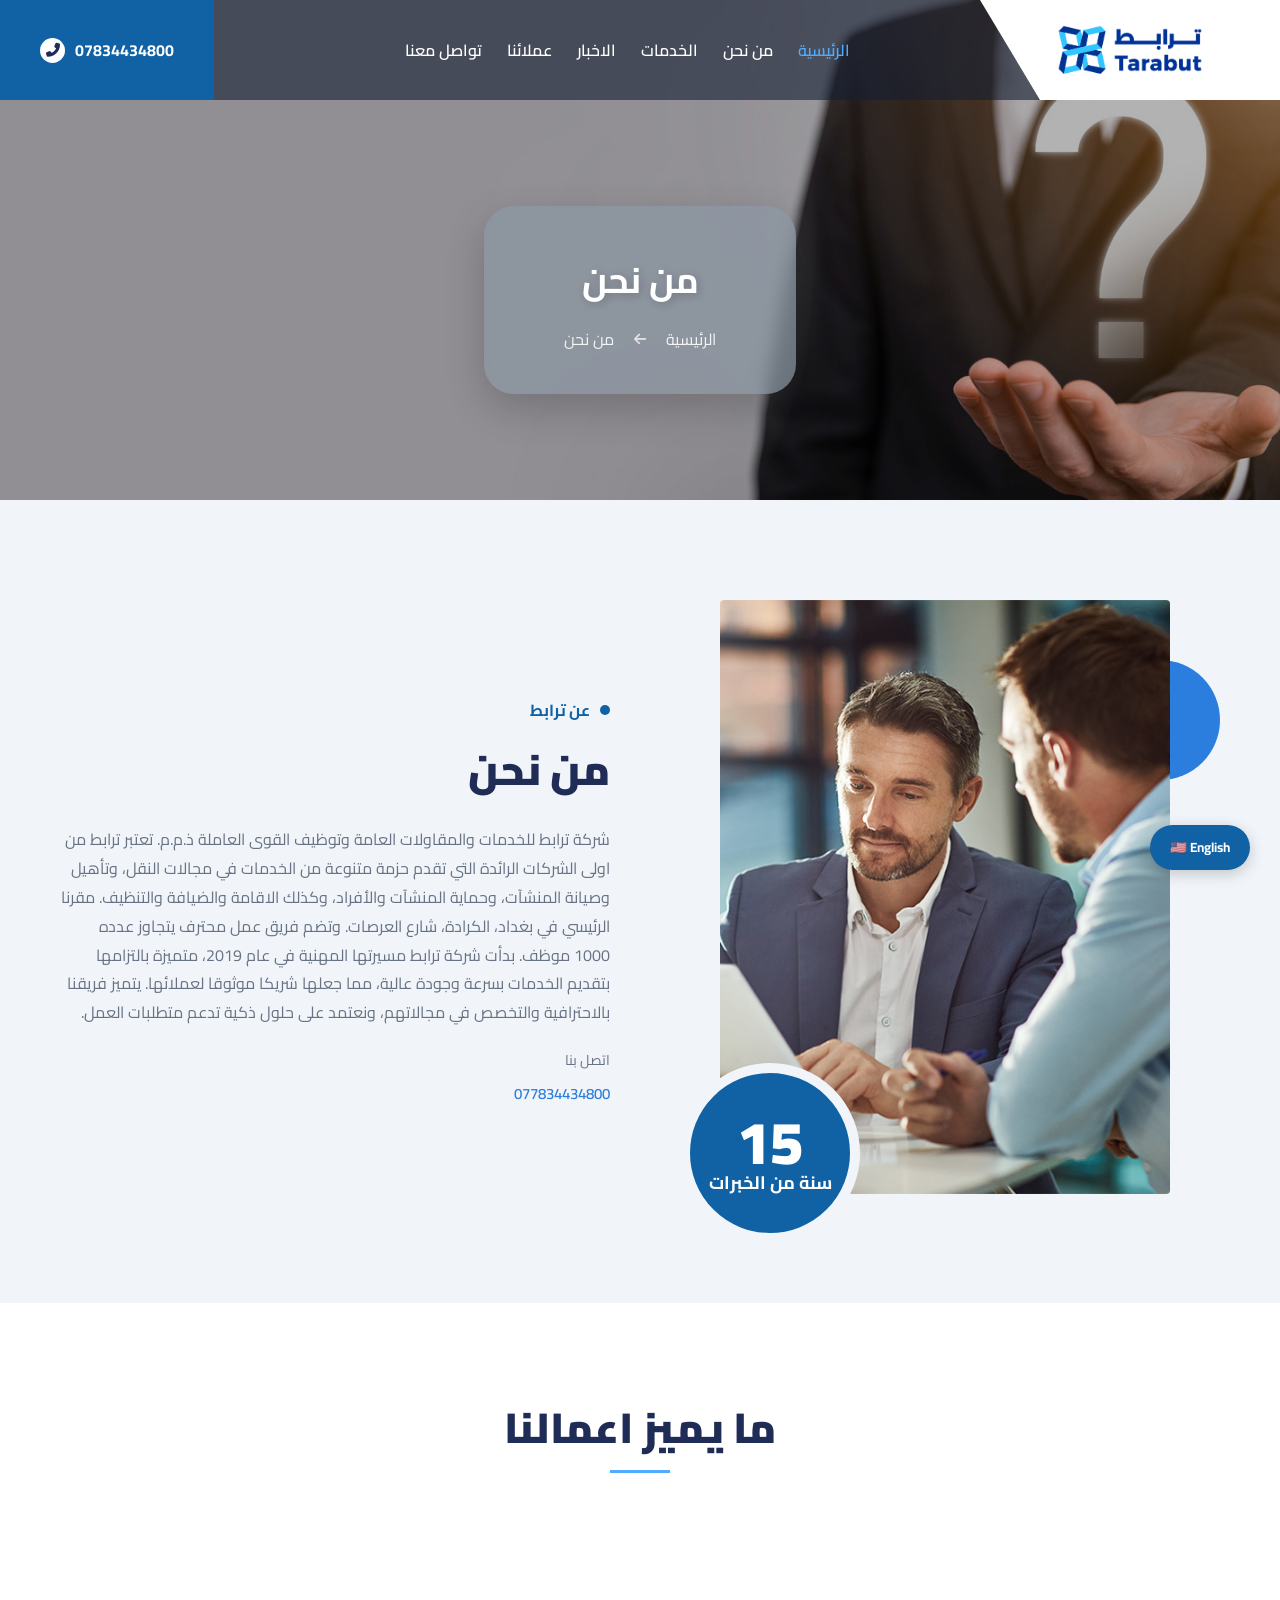
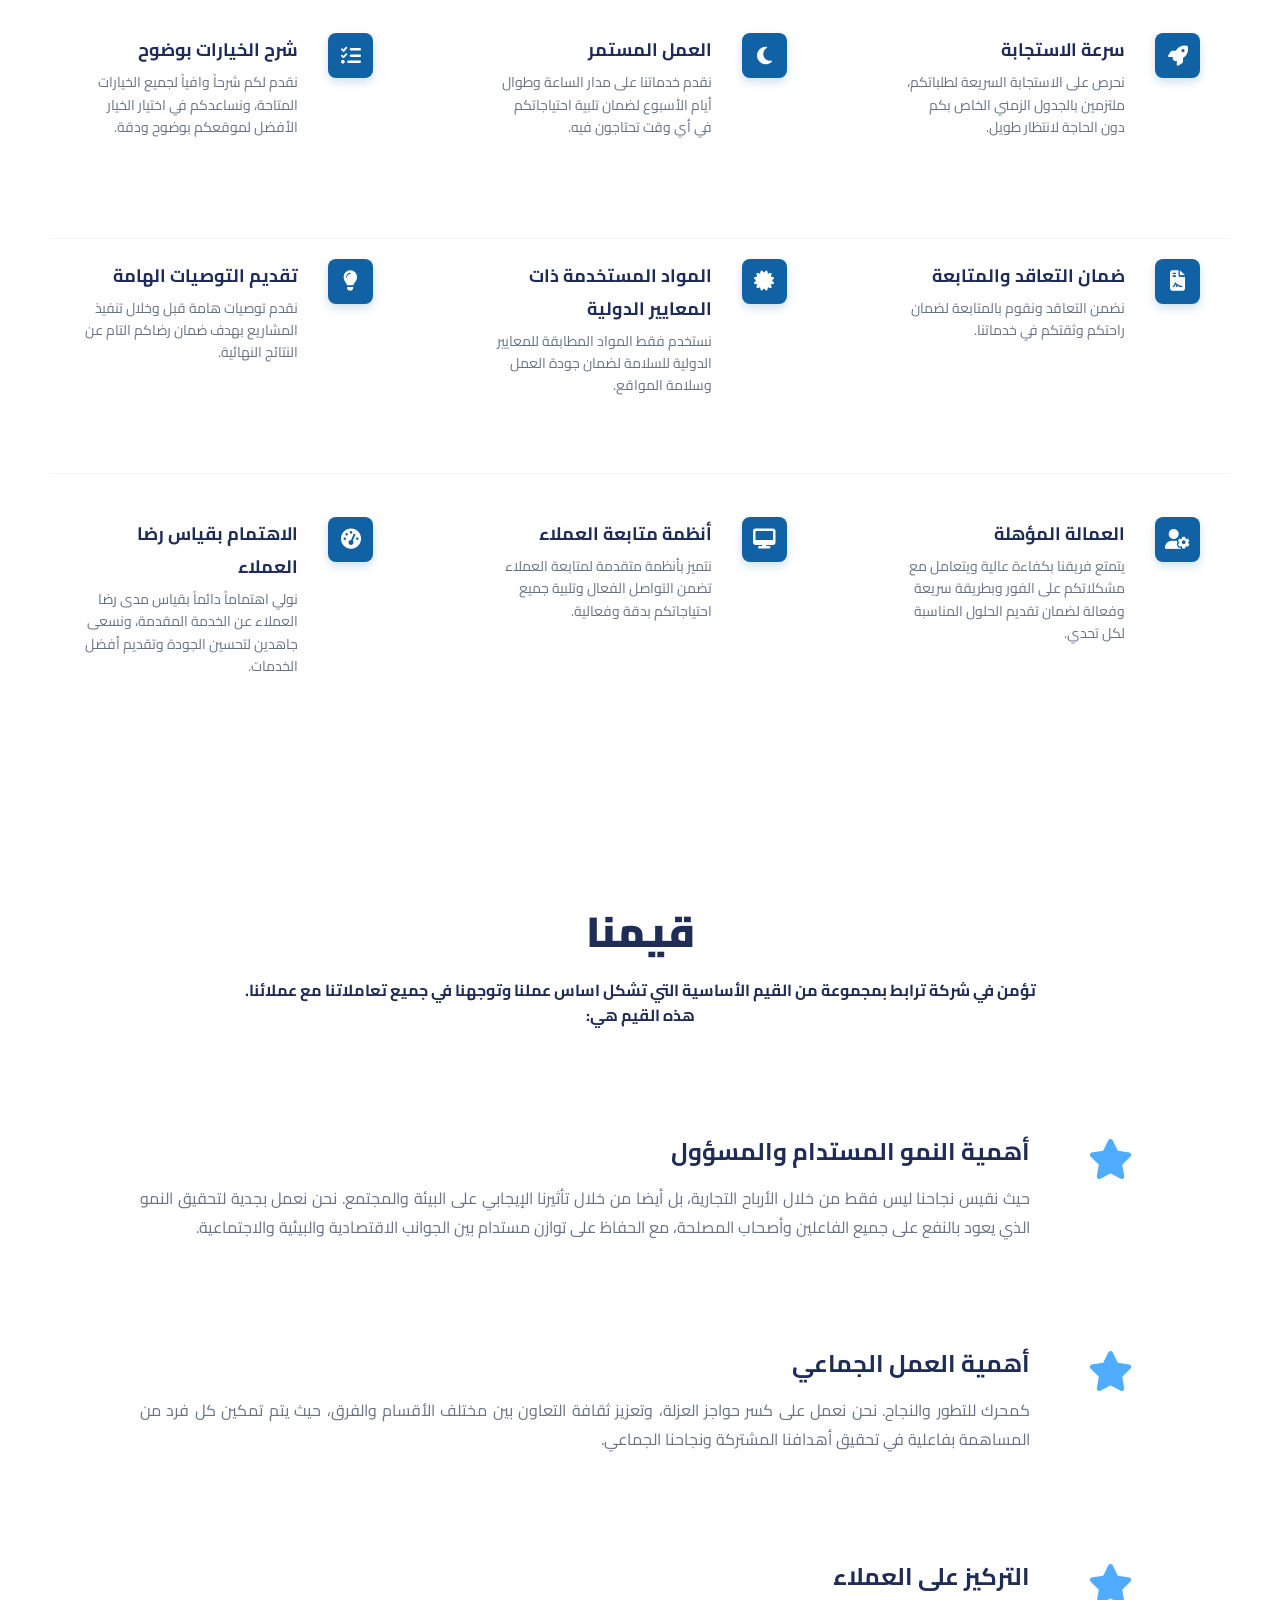
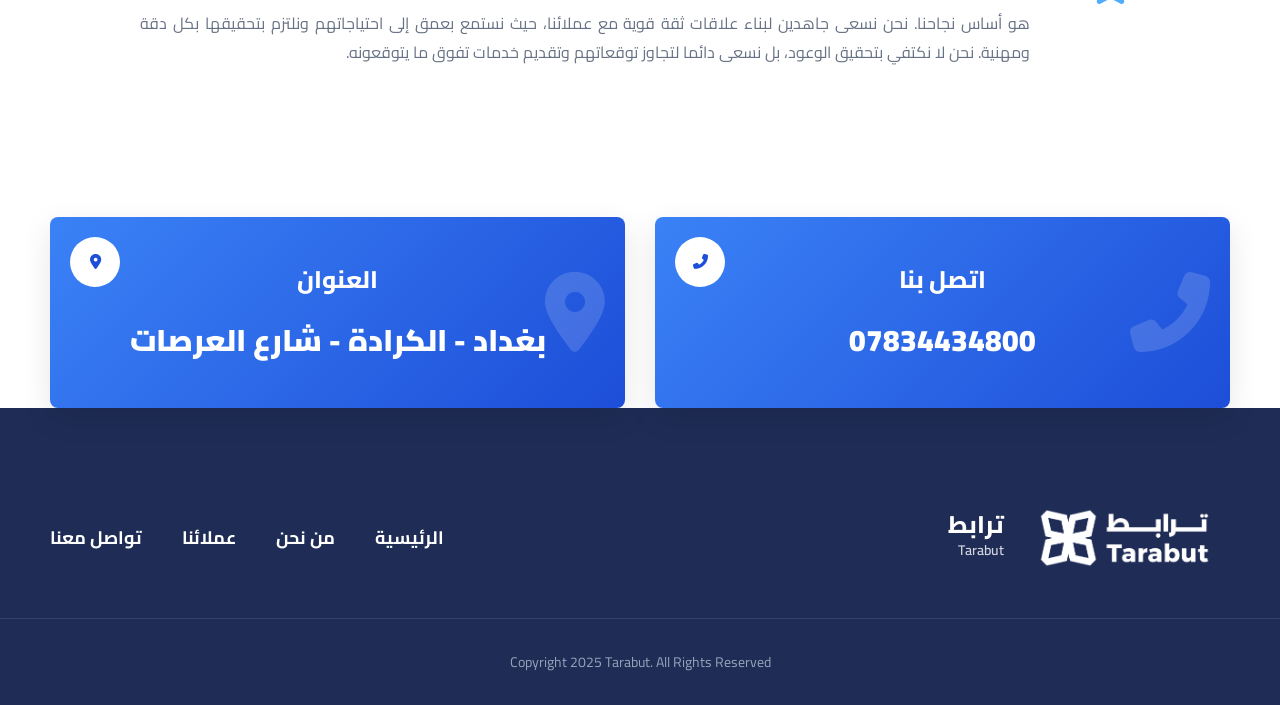
<file: about.html>
<!DOCTYPE html>
<html dir="rtl" lang="ar">

<head>
    <meta charset="UTF-8" />
    <meta name="viewport" content="width=device-width, initial-scale=1.0" />
    <link rel="stylesheet" href="https://cdnjs.cloudflare.com/ajax/libs/font-awesome/6.4.2/css/all.min.css"
        crossorigin="anonymous" referrerpolicy="no-referrer" />
    <link href="https://fonts.googleapis.com/css2?family=Cairo:wght@400;600;700;900&display=swap" rel="stylesheet">
    <link rel="stylesheet" href="css/style.css" />
    <link rel="stylesheet" href="css/style-en.css" />
    <link rel="stylesheet" href="css/responsive.css" />
    <title>Tarabut</title>
    <script>
        (function () {
            const savedLang = localStorage.getItem('selectedLang') || 'ar';
            const dir = savedLang === 'ar' ? 'rtl' : 'ltr';
            document.documentElement.setAttribute('lang', savedLang);
            document.documentElement.setAttribute('dir', dir);
        })();
    </script>
</head>

<body>

    <button id="lang-toggle" class="lang-btn" data-i18n="lang_btn">🇺🇸 English</button>

    <header class="site-header">
        <div class="header-inner">
            <div class="logo-area">
                <div class="logo-shape">
                    <img src="assets/images/logo-tarabut.png" alt="Tarabut Logo" />
                </div>
                <button class="mobile-menu-toggle" id="mobile-menu-toggle" aria-label="Toggle menu">
                    <i class="fas fa-bars"></i>
                </button>
            </div>

            <nav class="main-nav" id="main-nav">
                <ul>
                    <li><a href="#" class="active" data-i18n="nav_home">الرئيسية</a></li>
                    <li><a href="#" data-i18n="nav_about">من نحن</a></li>
                    <li><a href="services.html" data-i18n="nav_services">الخدمات</a></li>
                    <li><a href="news.html" data-i18n="nav_news">الاخبار</a></li>
                    <li><a href="clients.html" data-i18n="nav_clients">عملائنا</a></li>

                    <li><a href="contact.html" data-i18n="nav_contact">تواصل معنا</a></li>
                </ul>
            </nav>

            <div class="top-bar">
                <div class="contact-info">
                    <span data-i18n="contact_number">07834434800</span>
                    <div class="phone-icon-circle">
                        <i class="fas fa-phone-alt"></i>
                    </div>
                </div>
            </div>
        </div>
    </header>

    <section class="hero page-hero about-hero">
        <div class="hero-overlay"></div>
        <div class="hero-content container">
            <div class="page-title-box">
                <h1 class="page-title" data-i18n="nav_about">من نحن</h1>
                <div class="breadcrumbs">
                    <a href="index.html" data-i18n="nav_home">الرئيسية</a>
                    <i class="fas fa-arrow-left"></i>
                    <span data-i18n="nav_about">من نحن</span>
                </div>
            </div>
        </div>
    </section>

    <section class="about-us" id="about">
        <div class="container about-container">
            <div class="about-text">
                <div class="section-tag">
                    <span class="dot"></span>
                    <span data-i18n="about_tag">عن ترابط</span>
                </div>
                <h2 class="section-title" data-i18n="about_title">من نحن</h2>
                <p class="about-description" data-i18n="about_desc">
                    شركة ترابط للخدمات والمقاولات العامة...
                </p>

                <div class="about-contact">
                    <span class="contact-label" data-i18n="about_contact_label">اتصل بنا</span>
                    <a href="tel:077834434800" class="contact-number" data-i18n="about_contact_number">077834434800</a>
                </div>
            </div>

            <div class="about-image">
                <div class="image-wrapper">
                    <img src="assets/images/about-us.jpeg" alt="About Tarabut Meeting" />
                    <div class="blue-circle-top"></div>
                    <div class="experience-badge">
                        <span class="exp-year" data-i18n="year_exp">15</span>
                        <span class="exp-text" data-i18n="year_exp_text">سنة من <br> الخبرات</span>
                    </div>
                </div>
            </div>
        </div>
    </section>

    <section class="features-section">
        <div class="container">
            <div class="features-header">
                <h2 class="section-title" data-i18n="features_title">ما يميز اعمالنا</h2>
            </div>

            <div class="features-grid">
                <!-- Row 1 -->
                <div class="feature-item">
                    <div class="feature-content">
                        <h3 data-i18n="feature_1_title">سرعة الاستجابة</h3>
                        <p data-i18n="feature_1_desc">نحرص على الاستجابة السريعة لطلباتكم، ملتزمين بالجدول الزمني الخاص
                            بكم دون الحاجة لانتظار طويل.</p>
                    </div>
                    <div class="feature-icon-box">
                        <i class="fas fa-rocket"></i>
                    </div>
                </div>

                <div class="feature-item">
                    <div class="feature-content">
                        <h3 data-i18n="feature_2_title">العمل المستمر</h3>
                        <p data-i18n="feature_2_desc">نقدم خدماتنا على مدار الساعة وطوال أيام الأسبوع لضمان تلبية
                            احتياجاتكم في أي وقت تحتاجون فيه.</p>
                    </div>
                    <div class="feature-icon-box">
                        <i class="fas fa-moon"></i>
                    </div>
                </div>

                <div class="feature-item">
                    <div class="feature-content">
                        <h3 data-i18n="feature_3_title">شرح الخيارات بوضوح</h3>
                        <p data-i18n="feature_3_desc">نقدم لكم شرحاً وافياً لجميع الخيارات المتاحة، ونساعدكم في اختيار
                            الخيار الأفضل لموقعكم بوضوح ودقة.</p>
                    </div>
                    <div class="feature-icon-box">
                        <i class="fas fa-list-check"></i>
                    </div>
                </div>

                <!-- Row 2 -->
                <div class="feature-item">
                    <div class="feature-content">
                        <h3 data-i18n="feature_4_title">ضمان التعاقد والمتابعة</h3>
                        <p data-i18n="feature_4_desc">نضمن التعاقد ونقوم بالمتابعة لضمان راحتكم وثقتكم في خدماتنا.</p>
                    </div>
                    <div class="feature-icon-box">
                        <i class="fas fa-file-contract"></i>
                    </div>
                </div>

                <div class="feature-item">
                    <div class="feature-content">
                        <h3 data-i18n="feature_5_title">المواد المستخدمة ذات المعايير الدولية</h3>
                        <p data-i18n="feature_5_desc">نستخدم فقط المواد المطابقة للمعايير الدولية للسلامة لضمان جودة
                            العمل وسلامة المواقع.</p>
                    </div>
                    <div class="feature-icon-box">
                        <i class="fas fa-certificate"></i>
                    </div>
                </div>

                <div class="feature-item">
                    <div class="feature-content">
                        <h3 data-i18n="feature_6_title">تقديم التوصيات الهامة</h3>
                        <p data-i18n="feature_6_desc">نقدم توصيات هامة قبل وخلال تنفيذ المشاريع بهدف ضمان رضاكم التام عن
                            النتائج النهائية.</p>
                    </div>
                    <div class="feature-icon-box">
                        <i class="fas fa-lightbulb"></i>
                    </div>
                </div>

                <!-- Row 3 -->
                <div class="feature-item">
                    <div class="feature-content">
                        <h3 data-i18n="feature_7_title">العمالة المؤهلة</h3>
                        <p data-i18n="feature_7_desc">يتمتع فريقنا بكفاءة عالية ويتعامل مع مشكلاتكم على الفور وبطريقة
                            سريعة وفعالة لضمان تقديم الحلول المناسبة لكل تحدي.</p>
                    </div>
                    <div class="feature-icon-box">
                        <i class="fas fa-user-gear"></i>
                    </div>
                </div>

                <div class="feature-item">
                    <div class="feature-content">
                        <h3 data-i18n="feature_8_title">أنظمة متابعة العملاء</h3>
                        <p data-i18n="feature_8_desc">نتميز بأنظمة متقدمة لمتابعة العملاء تضمن التواصل الفعال وتلبية
                            جميع احتياجاتكم بدقة وفعالية.</p>
                    </div>
                    <div class="feature-icon-box">
                        <i class="fas fa-desktop"></i>
                    </div>
                </div>

                <div class="feature-item">
                    <div class="feature-content">
                        <h3 data-i18n="feature_9_title">الاهتمام بقياس رضا العملاء</h3>
                        <p data-i18n="feature_9_desc">نولي اهتماماً دائماً بقياس مدى رضا العملاء عن الخدمة المقدمة،
                            ونسعى جاهدين لتحسين الجودة وتقديم أفضل الخدمات.</p>
                    </div>
                    <div class="feature-icon-box">
                        <i class="fas fa-gauge-high"></i>
                    </div>
                </div>
            </div>
        </div>
    </section>

    <section class="detailed-values-section">
        <div class="container">
            <div class="values-header">
                <h2 class="section-title" data-i18n="values_section_title">قيمنا</h2>
                <p class="subtitle" data-i18n="values_section_subtitle">تؤمن في شركة ترابط بمجموعة من القيم الأساسية
                    التي تشكل اساس عملنا وتوجهنا في جميع تعاملاتنا مع عملائنا. هذه القيم هي:</p>
            </div>

            <div class="values-items-container">
                <div class="value-detailed-item">
                    <div class="value-detailed-icon">
                        <i class="fas fa-star"></i>
                    </div>
                    <div class="value-detailed-content">
                        <h3 data-i18n="detailed_value_1_title">أهمية النمو المستدام والمسؤول</h3>
                        <p data-i18n="detailed_value_1_desc">حيث نقيس نجاحنا ليس فقط من خلال الأرباح التجارية، بل أيضا
                            من خلال تأثيرنا الإيجابي على البيئة والمجتمع. نحن نعمل بجدية لتحقيق النمو الذي يعود بالنفع
                            على جميع الفاعلين وأصحاب المصلحة، مع الحفاظ على توازن مستدام بين الجوانب الاقتصادية والبيئية
                            والاجتماعية.</p>
                    </div>
                </div>

                <div class="value-detailed-item">
                    <div class="value-detailed-icon">
                        <i class="fas fa-star"></i>
                    </div>
                    <div class="value-detailed-content">
                        <h3 data-i18n="detailed_value_2_title">أهمية العمل الجماعي</h3>
                        <p data-i18n="detailed_value_2_desc">كمحرك للتطور والنجاح. نحن نعمل على كسر حواجز العزلة، وتعزيز
                            ثقافة التعاون بين مختلف الأقسام والفرق، حيث يتم تمكين كل فرد من المساهمة بفاعلية في تحقيق
                            أهدافنا المشتركة ونجاحنا الجماعي.</p>
                    </div>
                </div>

                <div class="value-detailed-item">
                    <div class="value-detailed-icon">
                        <i class="fas fa-star"></i>
                    </div>
                    <div class="value-detailed-content">
                        <h3 data-i18n="detailed_value_3_title">التركيز على العملاء</h3>
                        <p data-i18n="detailed_value_3_desc">هو أساس نجاحنا. نحن نسعى جاهدين لبناء علاقات ثقة قوية مع
                            عملائنا، حيث نستمع بعمق إلى احتياجاتهم ونلتزم بتحقيقها بكل دقة ومهنية. نحن لا نكتفي بتحقيق
                            الوعود، بل نسعى دائما لتجاوز توقعاتهم وتقديم خدمات تفوق ما يتوقعونه.</p>
                    </div>
                </div>
            </div>
        </div>
    </section>

    <footer class="site-footer">
        <div class="container footer-cards-container">
            <div class="footer-card">
                <i class="fas fa-phone-alt large-icon"></i>
                <div class="card-info">
                    <h4 data-i18n="footer_call">اتصل بنا</h4>
                    <p data-i18n="contact_number">07834434800</p>
                </div>
                <div class="small-icon-circle">
                    <i class="fas fa-phone-alt"></i>
                </div>
            </div>
            <div class="footer-card">
                <i class="fas fa-map-marker-alt large-icon"></i>
                <div class="card-info">
                    <h4 data-i18n="footer_address">العنوان</h4>
                    <p data-i18n="footer_address_info">بغداد - الكرادة - شارع العرصات</p>
                </div>
                <div class="small-icon-circle">
                    <i class="fas fa-map-marker-alt"></i>
                </div>
            </div>
        </div>

        <div class="footer-bottom">
            <div class="container footer-bottom-content">
                <div class="footer-logo">
                    <img src="assets/images/logo-tarabut.png" alt="Tarabut Logo">
                    <div class="logo-text">
                        <span>ترابط</span>
                        <span>Tarabut</span>
                    </div>
                </div>

                <nav class="footer-nav">
                    <ul>
                        <li><a href="#" data-i18n="nav_home">الرئيسية</a></li>
                        <li><a href="#" data-i18n="nav_about">من نحن</a></li>
                        <li><a href="#clients" data-i18n="nav_clients">عملاؤنا</a></li>
                        <li><a href="#contact" data-i18n="nav_contact">تواصل معنا</a></li>
                    </ul>
                </nav>
            </div>
            <div class="footer-copyright">
                <p data-i18n="footer_copy">Copyright 2025 Tarabut. All Rights Reserved</p>
            </div>
        </div>

        <button id="backToTop" class="back-to-top">
            <i class="fas fa-chevron-up"></i>
        </button>
    </footer>

    <script src="js/translations.js"></script>
    <script src="js/main.js"></script>
</body>

</html>
</file>
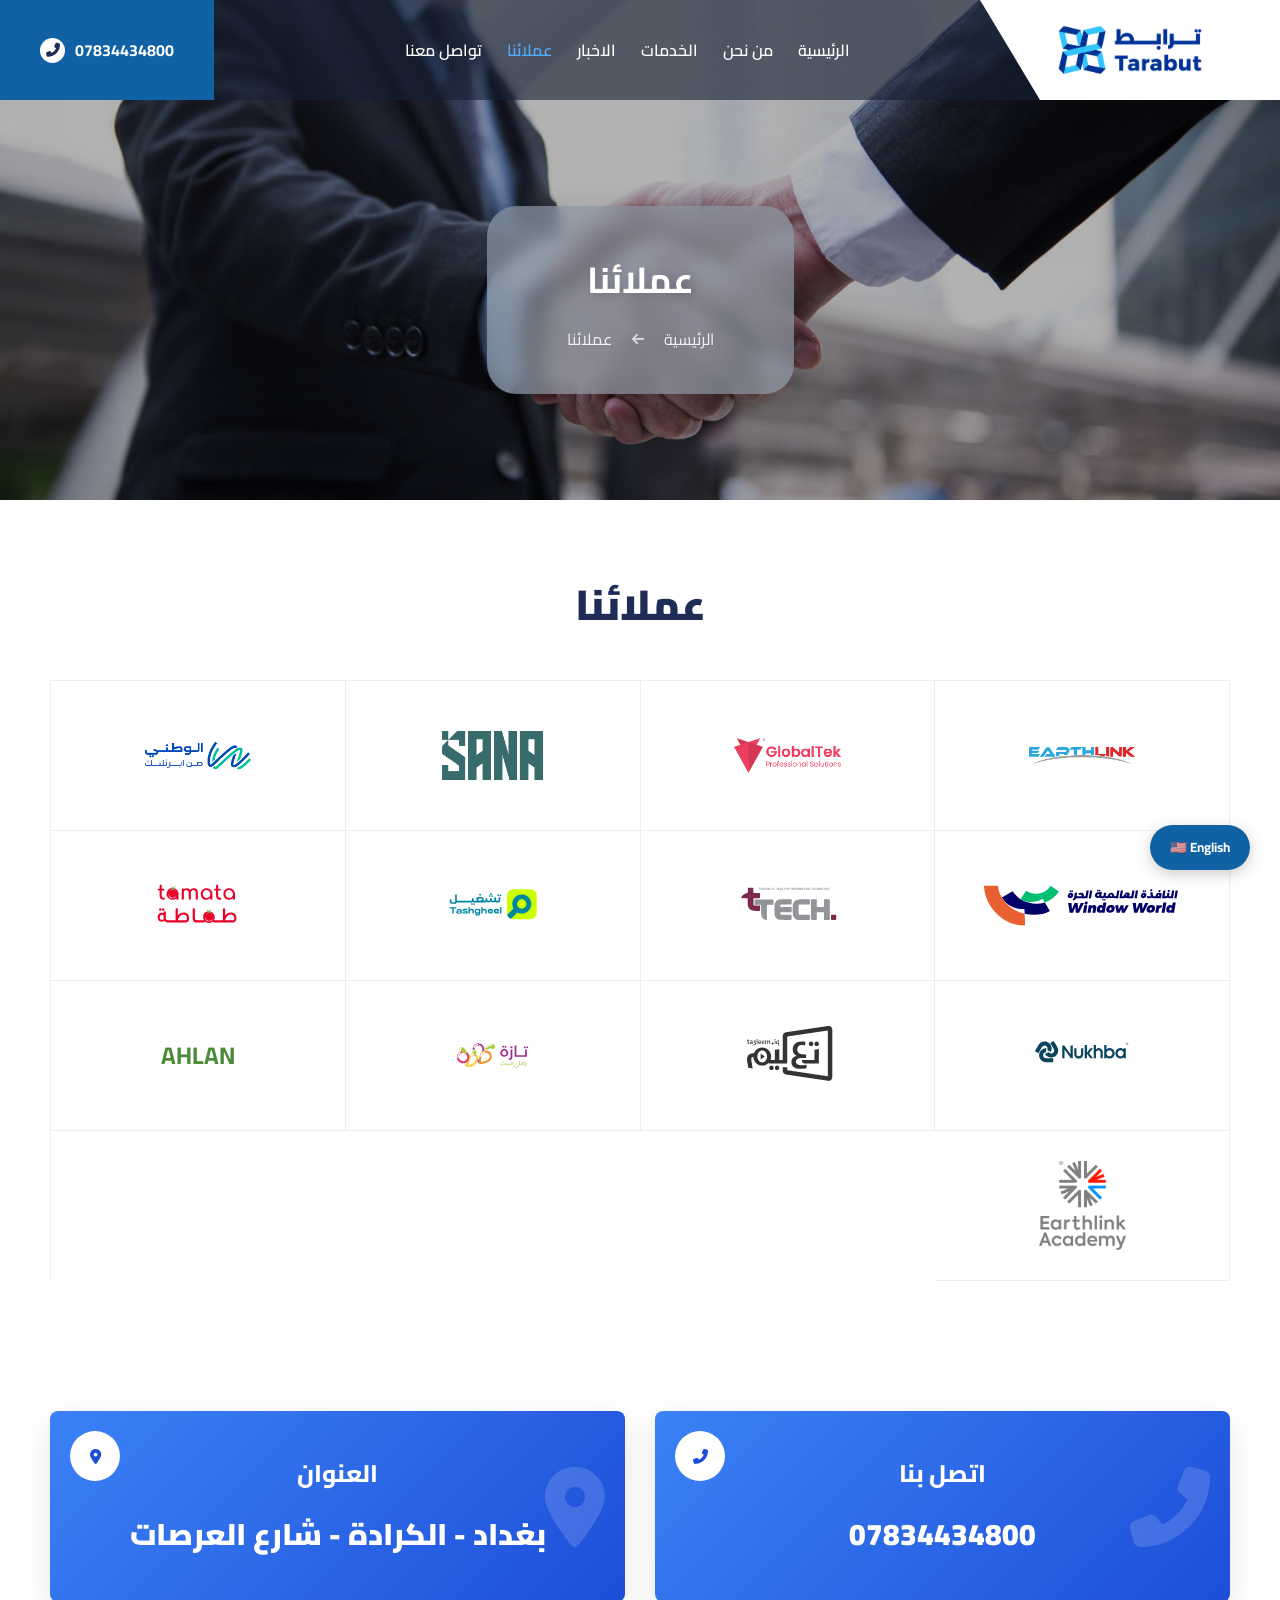
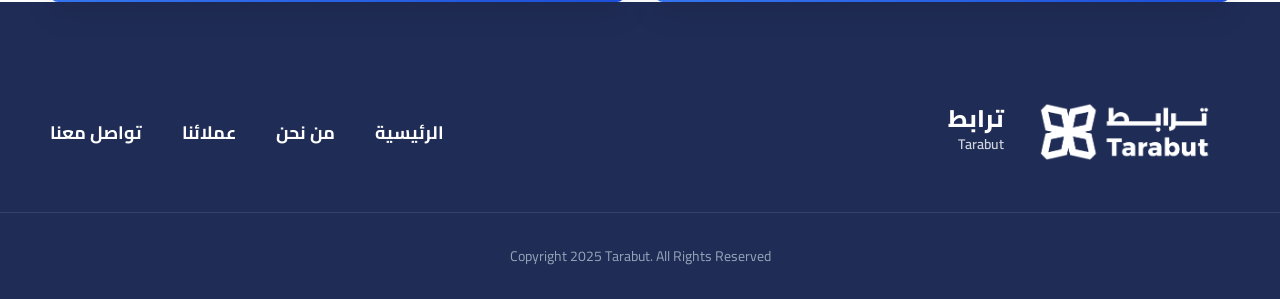
<file: clients.html>
<!DOCTYPE html>
<html dir="rtl" lang="ar">

<head>
    <meta charset="UTF-8" />
    <meta name="viewport" content="width=device-width, initial-scale=1.0" />
    <link rel="stylesheet" href="https://cdnjs.cloudflare.com/ajax/libs/font-awesome/6.4.2/css/all.min.css"
        crossorigin="anonymous" referrerpolicy="no-referrer" />
    <link href="https://fonts.googleapis.com/css2?family=Cairo:wght@400;600;700;900&display=swap" rel="stylesheet">
    <link rel="stylesheet" href="css/style.css" />
    <link rel="stylesheet" href="css/style-en.css" />
    <link rel="stylesheet" href="css/responsive.css" />
    <title>Tarabut - Clients</title>
    <script>
        (function () {
            const savedLang = localStorage.getItem('selectedLang') || 'ar';
            const dir = savedLang === 'ar' ? 'rtl' : 'ltr';
            document.documentElement.setAttribute('lang', savedLang);
            document.documentElement.setAttribute('dir', dir);
        })();
    </script>
</head>

<body>

    <button id="lang-toggle" class="lang-btn" data-i18n="lang_btn">🇺🇸 English</button>

    <header class="site-header">
        <div class="header-inner">
            <div class="logo-area">
                <div class="logo-shape">
                    <img src="assets/images/logo-tarabut.png" alt="Tarabut Logo" />
                </div>
                <button class="mobile-menu-toggle" id="mobile-menu-toggle" aria-label="Toggle menu">
                    <i class="fas fa-bars"></i>
                </button>
            </div>

            <nav class="main-nav" id="main-nav">
                <ul>
                    <li><a href="index.html" data-i18n="nav_home">الرئيسية</a></li>
                    <li><a href="about.html" data-i18n="nav_about">من نحن</a></li>
                    <li><a href="services.html" data-i18n="nav_services">الخدمات</a></li>
                    <li><a href="news.html" data-i18n="nav_news">الاخبار</a></li>
                    <li><a href="clients.html" class="active" data-i18n="nav_clients">عملائنا</a></li>

                    <li><a href="contact.html" data-i18n="nav_contact">تواصل معنا</a></li>
                </ul>
            </nav>

            <div class="top-bar">
                <div class="contact-info">
                    <span data-i18n="contact_number">07834434800</span>
                    <div class="phone-icon-circle">
                        <i class="fas fa-phone-alt"></i>
                    </div>
                </div>
            </div>
        </div>
    </header>

    <section class="hero page-hero clients-hero">
        <div class="hero-overlay"></div>
        <div class="hero-content container">
            <div class="page-title-box">
                <h1 class="page-title" data-i18n="nav_clients">عملاؤنا</h1>
                <div class="breadcrumbs">
                    <a href="index.html" data-i18n="nav_home">الرئيسية</a>
                    <i class="fas fa-arrow-left"></i>
                    <span data-i18n="nav_clients">عملاؤنا</span>
                </div>
            </div>
        </div>
    </section>

    <section class="page-clients-grid-section">
        <div class="container">
            <div class="clients-header" style="text-align: center; margin-bottom: 50px;">
                <h2 class="section-title" data-i18n="nav_clients" style="font-size: var(--font-5xl);">عملائنا</h2>
            </div>

            <div class="clients-grid-container">
                <!-- Row 1 -->
                <div class="client-grid-card">
                    <img src="assets/images/logo/logo-Earthlink.png" alt="Earthlink">
                </div>
                <div class="client-grid-card">
                    <img src="assets/images/logo/logo-global.png" alt="GlobalTek">
                </div>
                <div class="client-grid-card">
                    <img src="assets/images/logo/logo-sana.png" alt="Sana">
                </div>
                <div class="client-grid-card">
                    <img src="assets/images/logo/logo-watani.png" alt="Watani">
                </div>

                <!-- Row 2 -->
                <div class="client-grid-card">
                    <img src="assets/images/logo/window-world.svg" alt="Window World">
                </div>
                <div class="client-grid-card">
                    <img src="assets/images/logo/Tech.svg" alt="Tech">
                </div>
                <div class="client-grid-card">
                    <img src="assets/images/logo/Tash.svg" alt="Tashgheel">
                </div>
                <div class="client-grid-card">
                    <img src="assets/images/logo/Tamata.svg" alt="Tamata">
                </div>

                <!-- Row 3 -->
                <div class="client-grid-card">
                    <img src="assets/images/logo/Nu.svg" alt="Nukhba">
                </div>
                <div class="client-grid-card">
                    <img src="assets/images/logo/ta3lem.svg" alt="Ta3lem">
                </div>
                <div class="client-grid-card">
                    <img src="assets/images/logo/taza.svg" alt="Taza">
                </div>
                <div class="client-grid-card">
                    <!-- Placeholder for Ahlan if missing, or skipping it for now? 
                         Let's put a hidden div or something. Actually I'll just put the 12th one if I have it. -->
                    <div style="font-family: Cairo, sans-serif; font-weight: bold; color: #4b8a36; font-size: 24px;">
                        AHLAN</div>
                </div>

                <!-- Row 4 -->
                <div class="client-grid-card">
                    <img src="assets/images/logo/earthlink-aca.png" alt="Earthlink Academy">
                </div>
            </div>
        </div>
    </section>

    <footer class="site-footer">
        <div class="container footer-cards-container">
            <div class="footer-card">
                <i class="fas fa-phone-alt large-icon"></i>
                <div class="card-info">
                    <h4 data-i18n="footer_call">اتصل بنا</h4>
                    <p data-i18n="contact_number">07834434800</p>
                </div>
                <div class="small-icon-circle">
                    <i class="fas fa-phone-alt"></i>
                </div>
            </div>
            <div class="footer-card">
                <i class="fas fa-map-marker-alt large-icon"></i>
                <div class="card-info">
                    <h4 data-i18n="footer_address">العنوان</h4>
                    <p data-i18n="footer_address_info">بغداد - الكرادة - شارع العرصات</p>
                </div>
                <div class="small-icon-circle">
                    <i class="fas fa-map-marker-alt"></i>
                </div>
            </div>
        </div>

        <div class="footer-bottom">
            <div class="container footer-bottom-content">
                <div class="footer-logo">
                    <img src="assets/images/logo-tarabut.png" alt="Tarabut Logo">
                    <div class="logo-text">
                        <span>ترابط</span>
                        <span>Tarabut</span>
                    </div>
                </div>

                <nav class="footer-nav">
                    <ul>
                        <li><a href="index.html" data-i18n="nav_home">الرئيسية</a></li>
                        <li><a href="about.html" data-i18n="nav_about">من نحن</a></li>
                        <li><a href="clients.html" data-i18n="nav_clients">عملاؤنا</a></li>
                        <li><a href="index.html#contact" data-i18n="nav_contact">تواصل معنا</a></li>
                    </ul>
                </nav>
            </div>
            <div class="footer-copyright">
                <p data-i18n="footer_copy">Copyright 2025 Tarabut. All Rights Reserved</p>
            </div>
        </div>

        <button id="backToTop" class="back-to-top">
            <i class="fas fa-chevron-up"></i>
        </button>
    </footer>

    <script src="js/translations.js"></script>
    <script src="js/main.js"></script>
</body>

</html>
</file>
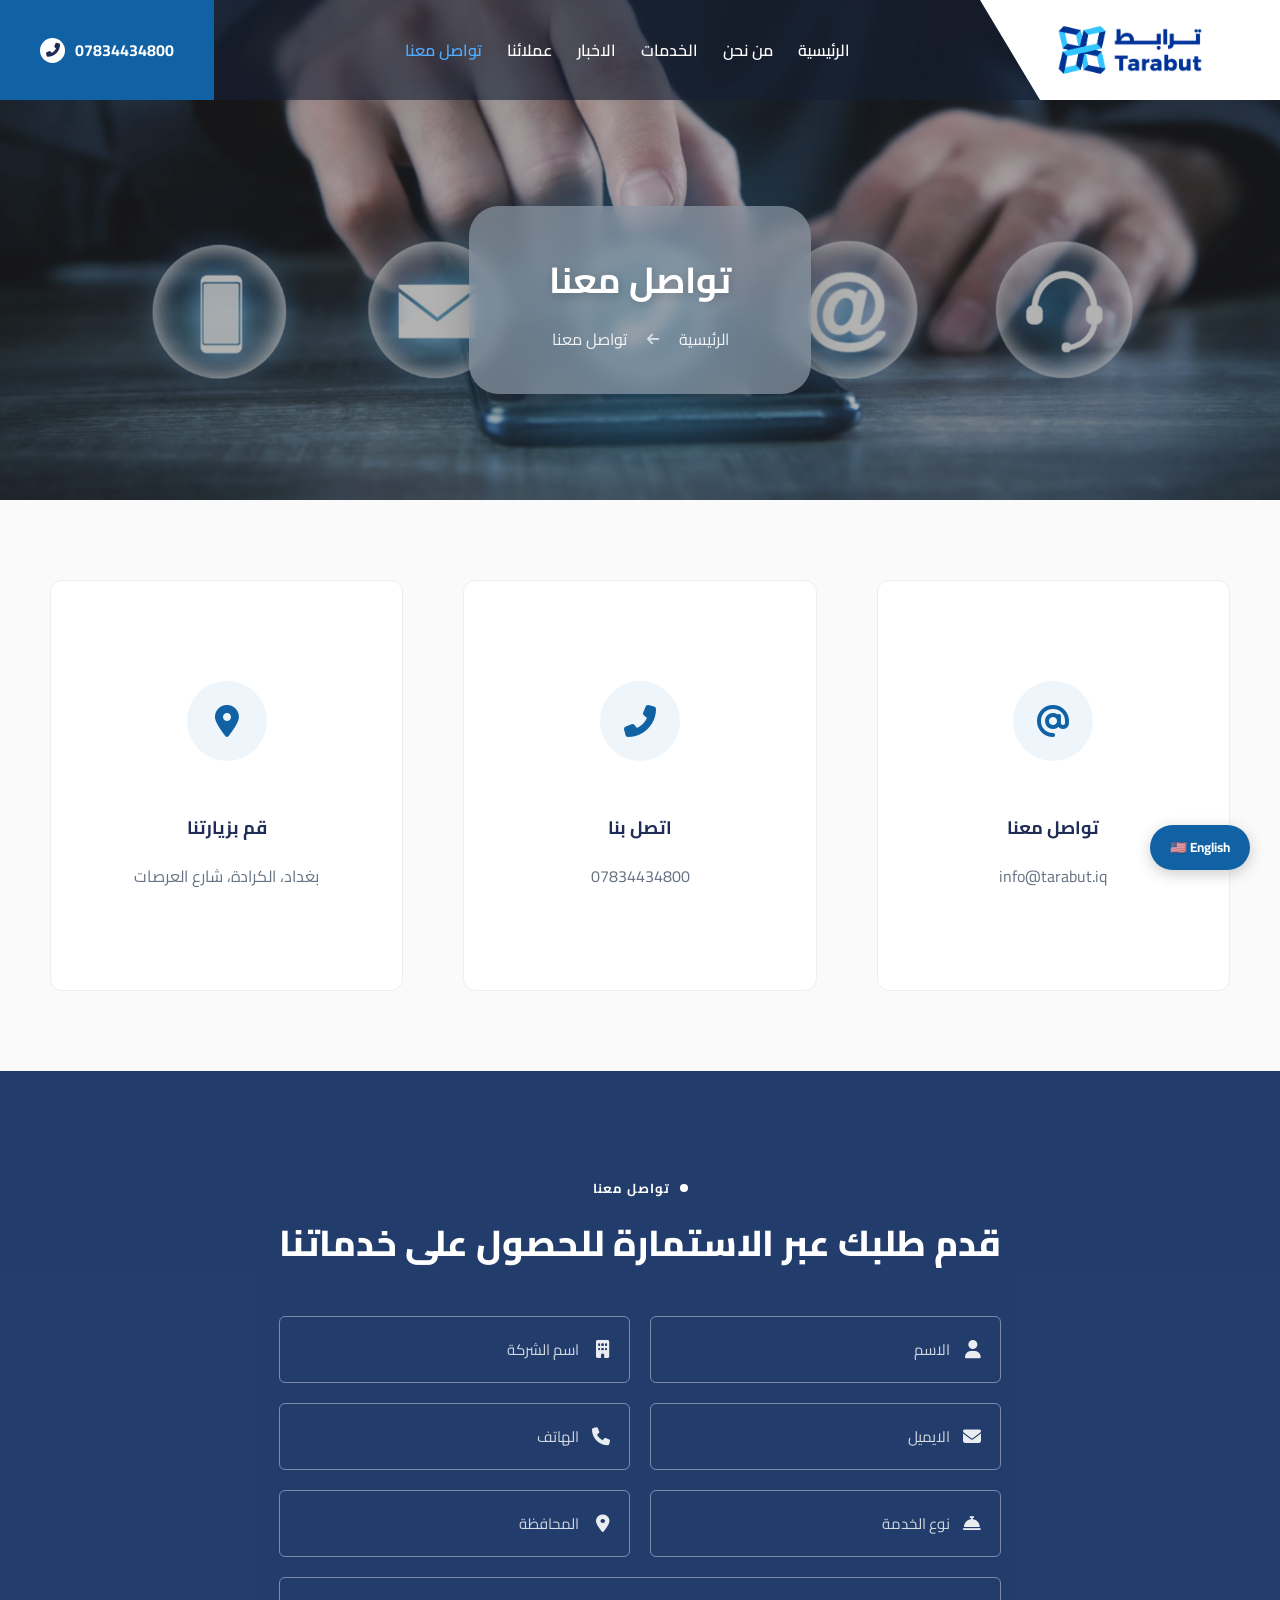
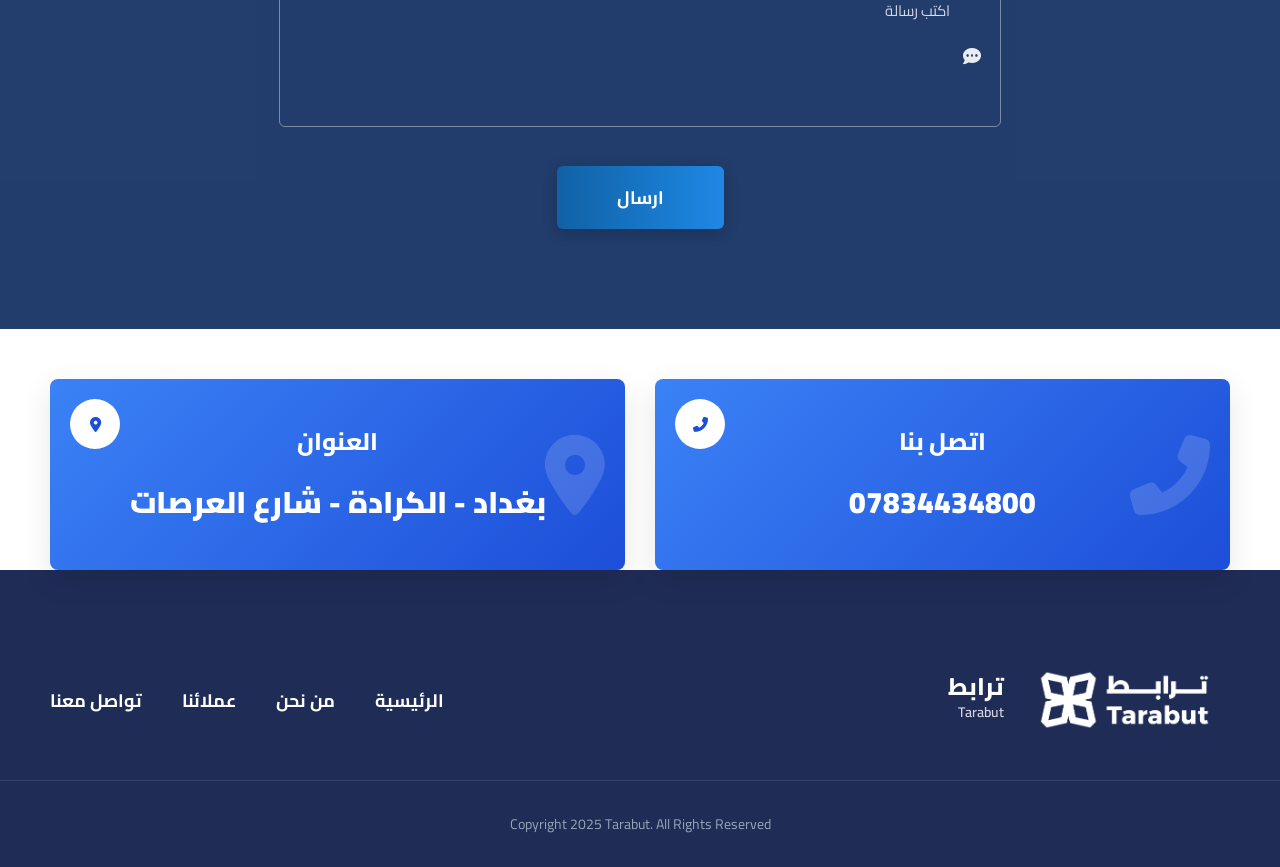
<file: contact.html>
<!DOCTYPE html>
<html dir="rtl" lang="ar">

<head>
    <meta charset="UTF-8" />
    <meta name="viewport" content="width=device-width, initial-scale=1.0" />
    <link rel="stylesheet" href="https://cdnjs.cloudflare.com/ajax/libs/font-awesome/6.4.2/css/all.min.css"
        crossorigin="anonymous" referrerpolicy="no-referrer" />
    <link href="https://fonts.googleapis.com/css2?family=Cairo:wght@400;600;700;900&display=swap" rel="stylesheet">
    <link rel="stylesheet" href="css/style.css" />
    <link rel="stylesheet" href="css/style-en.css" />
    <link rel="stylesheet" href="css/responsive.css" />
    <title>Tarabut - Contact Us</title>
    <script>
        (function () {
            const savedLang = localStorage.getItem('selectedLang') || 'ar';
            const dir = savedLang === 'ar' ? 'rtl' : 'ltr';
            document.documentElement.setAttribute('lang', savedLang);
            document.documentElement.setAttribute('dir', dir);
        })();
    </script>
</head>

<body>

    <button id="lang-toggle" class="lang-btn" data-i18n="lang_btn">🇺🇸 English</button>

    <header class="site-header">
        <div class="header-inner">
            <div class="logo-area">
                <div class="logo-shape">
                    <img src="assets/images/logo-tarabut.png" alt="Tarabut Logo" />
                </div>
                <button class="mobile-menu-toggle" id="mobile-menu-toggle" aria-label="Toggle menu">
                    <i class="fas fa-bars"></i>
                </button>
            </div>

            <nav class="main-nav" id="main-nav">
                <ul>
                    <li><a href="index.html" data-i18n="nav_home">الرئيسية</a></li>
                    <li><a href="about.html" data-i18n="nav_about">من نحن</a></li>
                    <li><a href="services.html" data-i18n="nav_services">الخدمات</a></li>
                    <li><a href="news.html" data-i18n="nav_news">الاخبار</a></li>
                    <li><a href="clients.html" data-i18n="nav_clients">عملائنا</a></li>
                    <li><a href="contact.html" class="active" data-i18n="nav_contact">تواصل معنا</a></li>
                </ul>
            </nav>

            <div class="top-bar">
                <div class="contact-info">
                    <span data-i18n="contact_number">07834434800</span>
                    <div class="phone-icon-circle">
                        <i class="fas fa-phone-alt"></i>
                    </div>
                </div>
            </div>
        </div>
    </header>

    <section class="hero page-hero contact-hero">
        <div class="hero-overlay"></div>
        <div class="hero-content container">
            <div class="page-title-box">
                <h1 class="page-title" data-i18n="nav_contact">تواصل معنا</h1>
                <div class="breadcrumbs">
                    <a href="index.html" data-i18n="nav_home">الرئيسية</a>
                    <i class="fas fa-arrow-left"></i>
                    <span data-i18n="nav_contact">تواصل معنا</span>
                </div>
            </div>
        </div>
    </section>

    <section class="contact-cards-section">
        <div class="container">
            <div class="contact-cards-grid">
                <!-- Email Card -->
                <div class="contact-info-card">
                    <div class="card-icon-box">
                        <i class="fas fa-at"></i>
                    </div>
                    <h3 data-i18n="contact_card_email_title">تواصل معنا</h3>
                    <p>info@tarabut.iq</p>
                </div>

                <!-- Phone Card -->
                <div class="contact-info-card">
                    <div class="card-icon-box">
                        <i class="fas fa-phone-alt"></i>
                    </div>
                    <h3 data-i18n="contact_card_phone_title">اتصل بنا</h3>
                    <p>07834434800</p>
                </div>

                <!-- Address Card -->
                <div class="contact-info-card">
                    <div class="card-icon-box">
                        <i class="fas fa-map-marker-alt"></i>
                    </div>
                    <h3 data-i18n="contact_card_address_title">قم بزيارتنا</h3>
                    <p data-i18n="contact_card_address_desc">بغداد، الكرادة، شارع العرصات</p>
                </div>
            </div>
        </div>
    </section>

    <section class="contact-full-section">
        <div class="container">
            <div class="contact-full-content">
                <div class="section-tag-centered">
                    <span class="dot"></span>
                    <span data-i18n="nav_contact">تواصل معنا</span>
                </div>
                <h2 class="contact-full-title" data-i18n="contact_subtitle">قدم طلبك عبر الاستمارة للحصول على خدماتنا
                </h2>

                <form class="contact-full-form">
                    <div class="form-row">
                        <div class="input-group">
                            <i class="fas fa-user icon"></i>
                            <input type="text" data-i18n-placeholder="field_name" placeholder="الاسم">
                        </div>
                        <div class="input-group">
                            <i class="fas fa-building icon"></i>
                            <input type="text" data-i18n-placeholder="field_company" placeholder="اسم الشركة">
                        </div>
                    </div>
                    <div class="form-row">
                        <div class="input-group">
                            <i class="fas fa-envelope icon"></i>
                            <input type="email" data-i18n-placeholder="field_email" placeholder="الايميل">
                        </div>
                        <div class="input-group">
                            <i class="fas fa-phone icon"></i>
                            <input type="tel" data-i18n-placeholder="field_phone" placeholder="الهاتف">
                        </div>
                    </div>
                    <div class="form-row">
                        <div class="input-group">
                            <i class="fas fa-concierge-bell icon"></i>
                            <input type="text" data-i18n-placeholder="field_service" placeholder="نوع الخدمة">
                        </div>
                        <div class="input-group">
                            <i class="fas fa-map-marker-alt icon"></i>
                            <input type="text" data-i18n-placeholder="field_governorate" placeholder="المحافظة">
                        </div>
                    </div>
                    <div class="input-group full-width">
                        <i class="fas fa-comment-dots icon"></i>
                        <textarea data-i18n-placeholder="field_message" placeholder="اكتب رسالة"></textarea>
                    </div>
                    <div class="btn-container">
                        <button type="submit" class="contact-full-btn" data-i18n="btn_send">ارسال</button>
                    </div>
                </form>
            </div>
        </div>
    </section>

    <footer class="site-footer">
        <div class="container footer-cards-container">
            <div class="footer-card">
                <i class="fas fa-phone-alt large-icon"></i>
                <div class="card-info">
                    <h4 data-i18n="footer_call">اتصل بنا</h4>
                    <p data-i18n="contact_number">07834434800</p>
                </div>
                <div class="small-icon-circle">
                    <i class="fas fa-phone-alt"></i>
                </div>
            </div>
            <div class="footer-card">
                <i class="fas fa-map-marker-alt large-icon"></i>
                <div class="card-info">
                    <h4 data-i18n="footer_address">العنوان</h4>
                    <p data-i18n="footer_address_info">بغداد - الكرادة - شارع العرصات</p>
                </div>
                <div class="small-icon-circle">
                    <i class="fas fa-map-marker-alt"></i>
                </div>
            </div>
        </div>

        <div class="footer-bottom">
            <div class="container footer-bottom-content">
                <div class="footer-logo">
                    <img src="assets/images/logo-tarabut.png" alt="Tarabut Logo">
                    <div class="logo-text">
                        <span>ترابط</span>
                        <span>Tarabut</span>
                    </div>
                </div>

                <nav class="footer-nav">
                    <ul>
                        <li><a href="index.html" data-i18n="nav_home">الرئيسية</a></li>
                        <li><a href="about.html" data-i18n="nav_about">من نحن</a></li>
                        <li><a href="clients.html" data-i18n="nav_clients">عملائنا</a></li>
                        <li><a href="contact.html" data-i18n="nav_contact">تواصل معنا</a></li>
                    </ul>
                </nav>
            </div>
            <div class="footer-copyright">
                <p data-i18n="footer_copy">Copyright 2025 Tarabut. All Rights Reserved</p>
            </div>
        </div>

        <button id="backToTop" class="back-to-top">
            <i class="fas fa-chevron-up"></i>
        </button>
    </footer>

    <script src="js/translations.js"></script>
    <script src="js/main.js"></script>
</body>

</html>
</file>
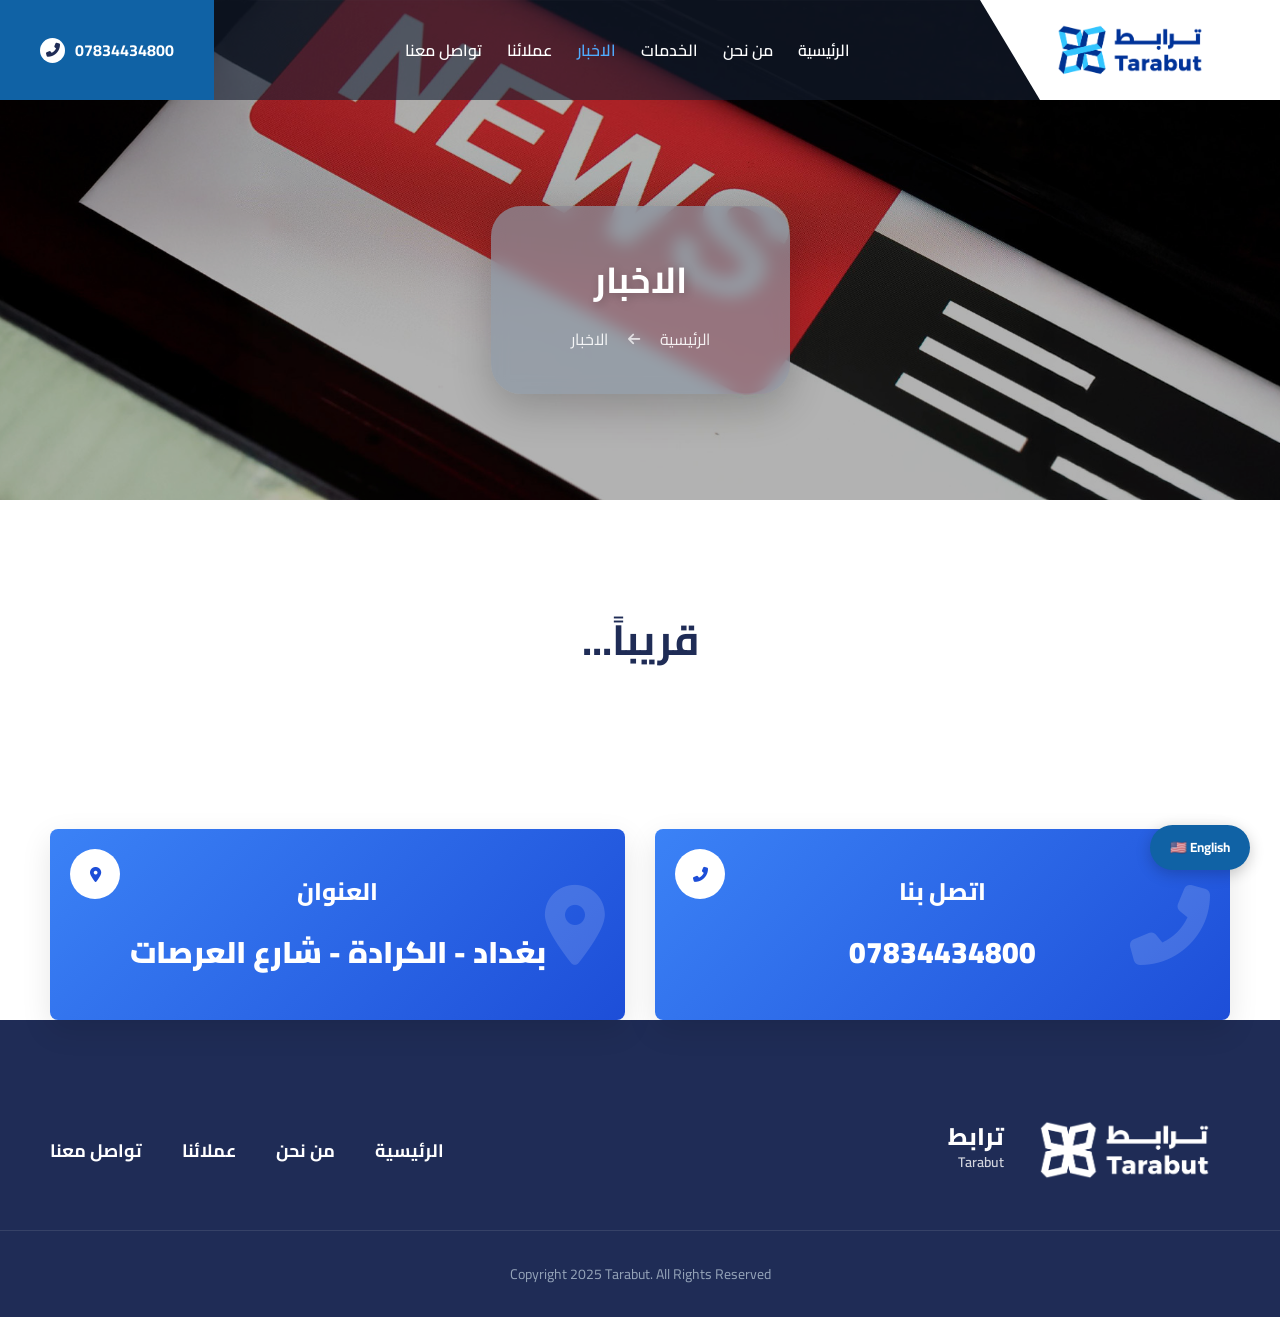
<file: news.html>
<!DOCTYPE html>
<html dir="rtl" lang="ar">

<head>
    <meta charset="UTF-8" />
    <meta name="viewport" content="width=device-width, initial-scale=1.0" />
    <link rel="stylesheet" href="https://cdnjs.cloudflare.com/ajax/libs/font-awesome/6.4.2/css/all.min.css"
        crossorigin="anonymous" referrerpolicy="no-referrer" />
    <link href="https://fonts.googleapis.com/css2?family=Cairo:wght@400;600;700;900&display=swap" rel="stylesheet">
    <link rel="stylesheet" href="css/style.css" />
    <link rel="stylesheet" href="css/style-en.css" />
    <link rel="stylesheet" href="css/responsive.css" />
    <title>Tarabut - News</title>
    <script>
        (function () {
            const savedLang = localStorage.getItem('selectedLang') || 'ar';
            const dir = savedLang === 'ar' ? 'rtl' : 'ltr';
            document.documentElement.setAttribute('lang', savedLang);
            document.documentElement.setAttribute('dir', dir);
        })();
    </script>
    <style>
        .coming-soon-wrapper {
            padding: 100px 0;
            text-align: center;
        }

        .coming-soon-text {
            font-size: var(--font-5xl);
            color: var(--dark-blue);
            font-weight: var(--font-bold);
        }
    </style>
</head>

<body>

    <button id="lang-toggle" class="lang-btn" data-i18n="lang_btn">🇺🇸 English</button>

    <header class="site-header">
        <div class="header-inner">
            <div class="logo-area">
                <div class="logo-shape">
                    <img src="assets/images/logo-tarabut.png" alt="Tarabut Logo" />
                </div>
                <button class="mobile-menu-toggle" id="mobile-menu-toggle" aria-label="Toggle menu">
                    <i class="fas fa-bars"></i>
                </button>
            </div>

            <nav class="main-nav" id="main-nav">
                <ul>
                    <li><a href="index.html" data-i18n="nav_home">الرئيسية</a></li>
                    <li><a href="about.html" data-i18n="nav_about">من نحن</a></li>
                    <li><a href="services.html" data-i18n="nav_services">الخدمات</a></li>
                    <li><a href="news.html" class="active" data-i18n="nav_news">الاخبار</a></li>
                    <li><a href="clients.html" data-i18n="nav_clients">عملائنا</a></li>

                    <li><a href="contact.html" data-i18n="nav_contact">تواصل معنا</a></li>
                </ul>
            </nav>

            <div class="top-bar">
                <div class="contact-info">
                    <span data-i18n="contact_number">07834434800</span>
                    <div class="phone-icon-circle">
                        <i class="fas fa-phone-alt"></i>
                    </div>
                </div>
            </div>
        </div>
    </header>

    <section class="hero page-hero news-hero">
        <div class="hero-overlay"></div>
        <div class="hero-content container">
            <div class="page-title-box">
                <h1 class="page-title" data-i18n="nav_news">الاخبار</h1>
                <div class="breadcrumbs">
                    <a href="index.html" data-i18n="nav_home">الرئيسية</a>
                    <i class="fas fa-arrow-left"></i>
                    <span data-i18n="nav_news">الاخبار</span>
                </div>
            </div>
        </div>
    </section>

    <section class="coming-soon-wrapper">
        <div class="container">
            <h2 class="coming-soon-text" data-i18n="coming_soon">قريباً...</h2>
        </div>
    </section>

    <footer class="site-footer">
        <div class="container footer-cards-container">
            <div class="footer-card">
                <i class="fas fa-phone-alt large-icon"></i>
                <div class="card-info">
                    <h4 data-i18n="footer_call">اتصل بنا</h4>
                    <p data-i18n="contact_number">07834434800</p>
                </div>
                <div class="small-icon-circle">
                    <i class="fas fa-phone-alt"></i>
                </div>
            </div>
            <div class="footer-card">
                <i class="fas fa-map-marker-alt large-icon"></i>
                <div class="card-info">
                    <h4 data-i18n="footer_address">العنوان</h4>
                    <p data-i18n="footer_address_info">بغداد - الكرادة - شارع العرصات</p>
                </div>
                <div class="small-icon-circle">
                    <i class="fas fa-map-marker-alt"></i>
                </div>
            </div>
        </div>

        <div class="footer-bottom">
            <div class="container footer-bottom-content">
                <div class="footer-logo">
                    <img src="assets/images/logo-tarabut.png" alt="Tarabut Logo">
                    <div class="logo-text">
                        <span>ترابط</span>
                        <span>Tarabut</span>
                    </div>
                </div>

                <nav class="footer-nav">
                    <ul>
                        <li><a href="index.html" data-i18n="nav_home">الرئيسية</a></li>
                        <li><a href="about.html" data-i18n="nav_about">من نحن</a></li>
                        <li><a href="clients.html" data-i18n="nav_clients">عملائنا</a></li>
                        <li><a href="index.html#contact" data-i18n="nav_contact">تواصل معنا</a></li>
                    </ul>
                </nav>
            </div>
            <div class="footer-copyright">
                <p data-i18n="footer_copy">Copyright 2025 Tarabut. All Rights Reserved</p>
            </div>
        </div>

        <button id="backToTop" class="back-to-top">
            <i class="fas fa-chevron-up"></i>
        </button>
    </footer>

    <script src="js/translations.js"></script>
    <script src="js/main.js"></script>
</body>

</html>
</file>
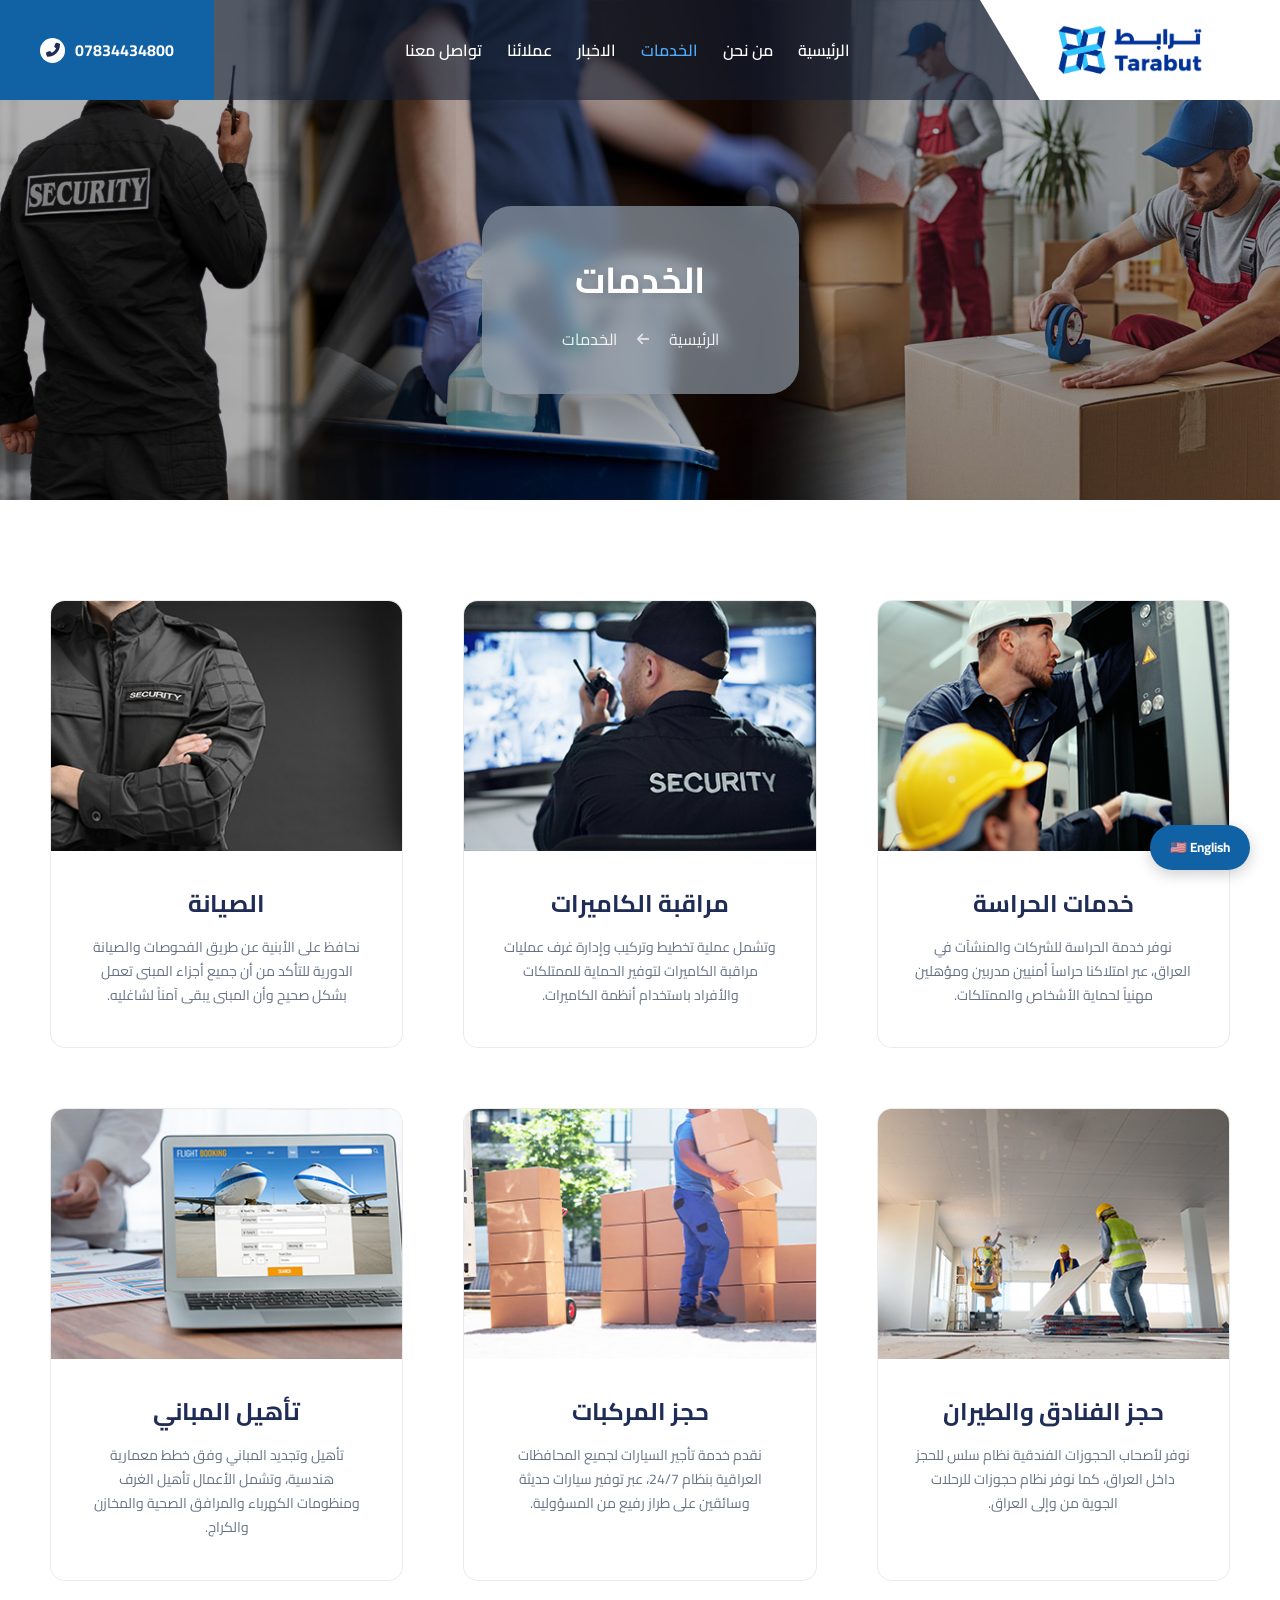
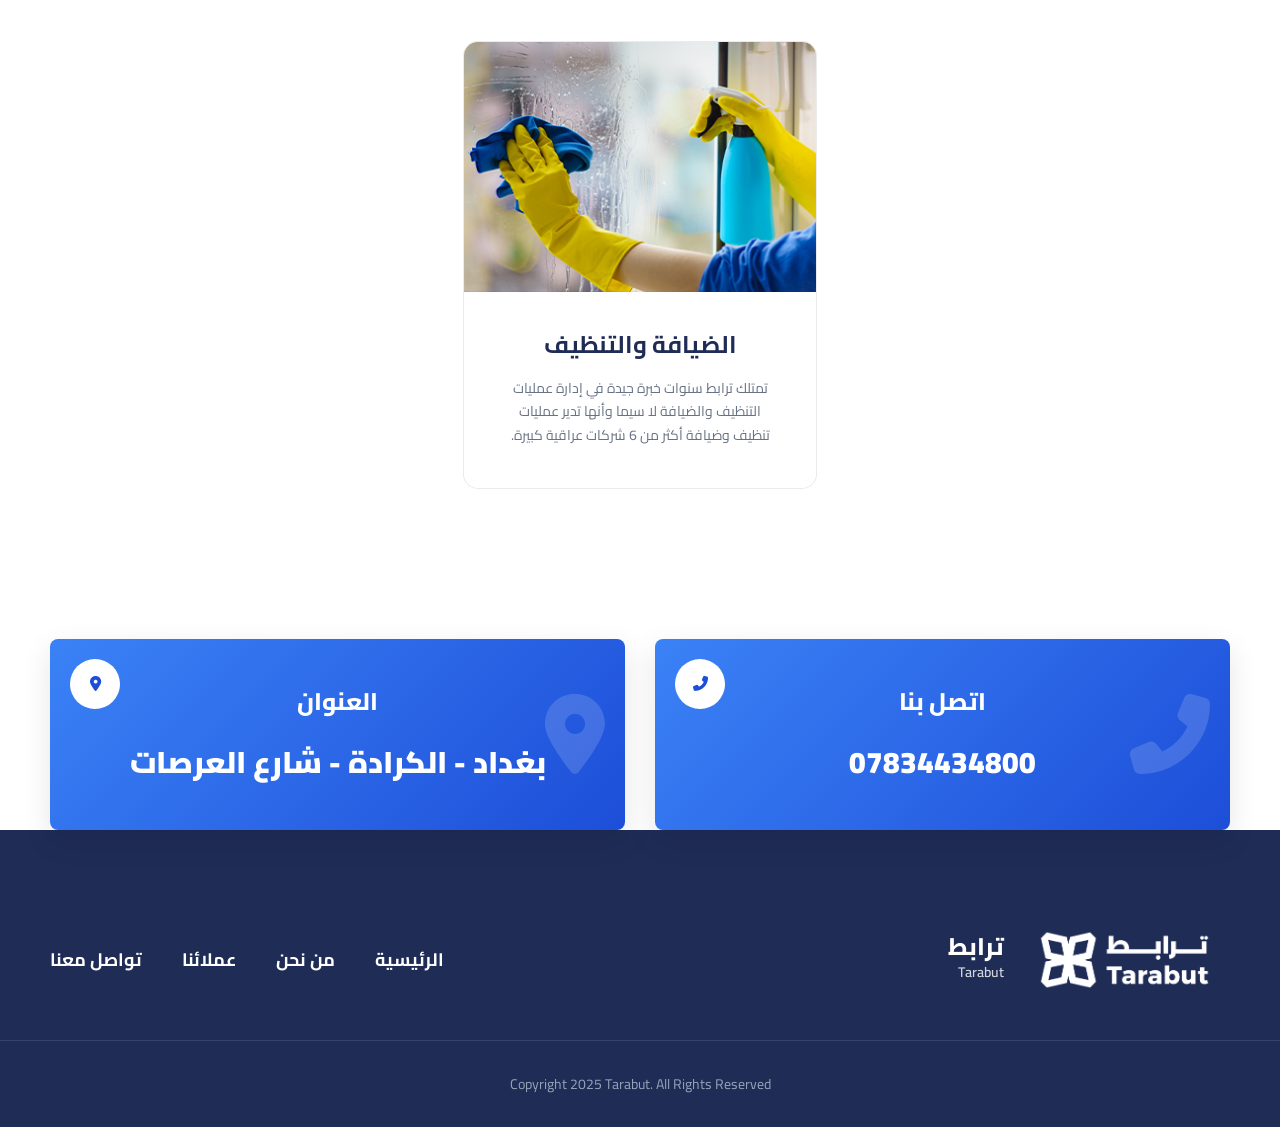
<file: services.html>
<!DOCTYPE html>
<html dir="rtl" lang="ar">

<head>
    <meta charset="UTF-8" />
    <meta name="viewport" content="width=device-width, initial-scale=1.0" />
    <link rel="stylesheet" href="https://cdnjs.cloudflare.com/ajax/libs/font-awesome/6.4.2/css/all.min.css"
        crossorigin="anonymous" referrerpolicy="no-referrer" />
    <link href="https://fonts.googleapis.com/css2?family=Cairo:wght@400;600;700;900&display=swap" rel="stylesheet">
    <link rel="stylesheet" href="css/style.css" />
    <link rel="stylesheet" href="css/style-en.css" />
    <link rel="stylesheet" href="css/responsive.css" />
    <title>Tarabut - Services</title>
    <script>
        (function () {
            const savedLang = localStorage.getItem('selectedLang') || 'ar';
            const dir = savedLang === 'ar' ? 'rtl' : 'ltr';
            document.documentElement.setAttribute('lang', savedLang);
            document.documentElement.setAttribute('dir', dir);
        })();
    </script>
</head>

<body>

    <button id="lang-toggle" class="lang-btn" data-i18n="lang_btn">🇺🇸 English</button>

    <header class="site-header">
        <div class="header-inner">
            <div class="logo-area">
                <div class="logo-shape">
                    <img src="assets/images/logo-tarabut.png" alt="Tarabut Logo" />
                </div>
                <button class="mobile-menu-toggle" id="mobile-menu-toggle" aria-label="Toggle menu">
                    <i class="fas fa-bars"></i>
                </button>
            </div>

            <nav class="main-nav" id="main-nav">
                <ul>
                    <li><a href="index.html" data-i18n="nav_home">الرئيسية</a></li>
                    <li><a href="about.html" data-i18n="nav_about">من نحن</a></li>
                    <li><a href="services.html" class="active" data-i18n="nav_services">الخدمات</a></li>
                    <li><a href="news.html" data-i18n="nav_news">الاخبار</a></li>
                    <li><a href="clients.html" data-i18n="nav_clients">عملائنا</a></li>

                    <li><a href="contact.html" data-i18n="nav_contact">تواصل معنا</a></li>
                </ul>
            </nav>

            <div class="top-bar">
                <div class="contact-info">
                    <span data-i18n="contact_number">07834434800</span>
                    <div class="phone-icon-circle">
                        <i class="fas fa-phone-alt"></i>
                    </div>
                </div>
            </div>
        </div>
    </header>

    <section class="hero page-hero services-hero">
        <div class="hero-overlay"></div>
        <div class="hero-content container">
            <div class="page-title-box">
                <h1 class="page-title" data-i18n="nav_services">الخدمات</h1>
                <div class="breadcrumbs">
                    <a href="index.html" data-i18n="nav_home">الرئيسية</a>
                    <i class="fas fa-arrow-left"></i>
                    <span data-i18n="nav_services">الخدمات</span>
                </div>
            </div>
        </div>
    </section>

    <section class="page-services-section">
        <div class="container">
            <div class="services-page-grid">
                <!-- Service 1: Security -->
                <div class="service-page-item">
                    <div class="service-img-wrapper">
                        <img src="assets/images/services/service1.jpeg" alt="Security Services">
                    </div>
                    <div class="service-page-content">
                        <h3 data-i18n="page_service_1_title">خدمات الحراسة</h3>
                        <p data-i18n="page_service_1_desc">نوفر خدمة الحراسة للشركات والمنشآت في العراق، عبر امتلاكنا
                            حراساً أمنيين مدربين ومؤهلين مهنياً لحماية الأشخاص والممتلكات.</p>
                    </div>
                </div>

                <!-- Service 2: Cameras -->
                <div class="service-page-item">
                    <div class="service-img-wrapper">
                        <img src="assets/images/services/service2.jpeg" alt="Camera Monitoring">
                    </div>
                    <div class="service-page-content">
                        <h3 data-i18n="page_service_2_title">مراقبة الكاميرات</h3>
                        <p data-i18n="page_service_2_desc">وتشمل عملية تخطيط وتركيب وإدارة غرف عمليات مراقبة الكاميرات
                            لتوفير الحماية للممتلكات والأفراد باستخدام أنظمة الكاميرات.</p>
                    </div>
                </div>

                <!-- Service 3: Maintenance -->
                <div class="service-page-item">
                    <div class="service-img-wrapper">
                        <img src="assets/images/services/service3.jpeg" alt="Maintenance">
                    </div>
                    <div class="service-page-content">
                        <h3 data-i18n="page_service_3_title">الصيانة</h3>
                        <p data-i18n="page_service_3_desc">نحافظ على الأبنية عن طريق الفحوصات والصيانة الدورية للتأكد من
                            أن جميع أجزاء المبنى تعمل بشكل صحيح وأن المبنى يبقى آمناً لشاغليه.</p>
                    </div>
                </div>

                <!-- Service 4: Hotel/Flight Booking -->
                <div class="service-page-item">
                    <div class="service-img-wrapper">
                        <img src="assets/images/services/service4.jpeg" alt="Hotel & Flight Booking">
                    </div>
                    <div class="service-page-content">
                        <h3 data-i18n="page_service_4_title">حجز الفنادق والطيران</h3>
                        <p data-i18n="page_service_4_desc">نوفر لأصحاب الحجوزات الفندقية نظام سلس للحجز داخل العراق، كما
                            نوفر نظام حجوزات للرحلات الجوية من وإلى العراق.</p>
                    </div>
                </div>

                <!-- Service 5: Vehicle Booking -->
                <div class="service-page-item">
                    <div class="service-img-wrapper">
                        <img src="assets/images/services/service5.jpeg" alt="Vehicle Booking">
                    </div>
                    <div class="service-page-content">
                        <h3 data-i18n="page_service_5_title">حجز المركبات</h3>
                        <p data-i18n="page_service_5_desc">نقدم خدمة تأجير السيارات لجميع المحافظات العراقية بنظام 24/7،
                            عبر توفير سيارات حديثة وسائقين على طراز رفيع من المسؤولية.</p>
                    </div>
                </div>

                <!-- Service 6: Rehabilitation -->
                <div class="service-page-item">
                    <div class="service-img-wrapper">
                        <img src="assets/images/services/service6.jpeg" alt="Facility Rehabilitation">
                    </div>
                    <div class="service-page-content">
                        <h3 data-i18n="page_service_6_title">تأهيل المباني</h3>
                        <p data-i18n="page_service_6_desc">تأهيل وتجديد المباني وفق خطط معمارية هندسية، وتشمل الأعمال
                            تأهيل الغرف ومنظومات الكهرباء والمرافق الصحية والمخازن والكراج.</p>
                    </div>
                </div>

                <!-- Service 7: Cleaning -->
                <div class="service-page-item centered-item">
                    <div class="service-img-wrapper">
                        <img src="assets/images/services/service7.jpeg" alt="Hospitality & Cleaning">
                    </div>
                    <div class="service-page-content">
                        <h3 data-i18n="page_service_7_title">الضيافة والتنظيف</h3>
                        <p data-i18n="page_service_7_desc">تمتلك ترابط سنوات خبرة جيدة في إدارة عمليات التنظيف والضيافة
                            لا سيما وأنها تدير عمليات تنظيف وضيافة أكثر من 6 شركات عراقية كبيرة.</p>
                    </div>
                </div>
            </div>
        </div>
    </section>

    <footer class="site-footer">
        <div class="container footer-cards-container">
            <div class="footer-card">
                <i class="fas fa-phone-alt large-icon"></i>
                <div class="card-info">
                    <h4 data-i18n="footer_call">اتصل بنا</h4>
                    <p data-i18n="contact_number">07834434800</p>
                </div>
                <div class="small-icon-circle">
                    <i class="fas fa-phone-alt"></i>
                </div>
            </div>
            <div class="footer-card">
                <i class="fas fa-map-marker-alt large-icon"></i>
                <div class="card-info">
                    <h4 data-i18n="footer_address">العنوان</h4>
                    <p data-i18n="footer_address_info">بغداد - الكرادة - شارع العرصات</p>
                </div>
                <div class="small-icon-circle">
                    <i class="fas fa-map-marker-alt"></i>
                </div>
            </div>
        </div>

        <div class="footer-bottom">
            <div class="container footer-bottom-content">
                <div class="footer-logo">
                    <img src="assets/images/logo-tarabut.png" alt="Tarabut Logo">
                    <div class="logo-text">
                        <span>ترابط</span>
                        <span>Tarabut</span>
                    </div>
                </div>

                <nav class="footer-nav">
                    <ul>
                        <li><a href="index.html" data-i18n="nav_home">الرئيسية</a></li>
                        <li><a href="about.html" data-i18n="nav_about">من نحن</a></li>
                        <li><a href="index.html#clients" data-i18n="nav_clients">عملاؤنا</a></li>
                        <li><a href="index.html#contact" data-i18n="nav_contact">تواصل معنا</a></li>
                    </ul>
                </nav>
            </div>
            <div class="footer-copyright">
                <p data-i18n="footer_copy">Copyright 2025 Tarabut. All Rights Reserved</p>
            </div>
        </div>

        <button id="backToTop" class="back-to-top">
            <i class="fas fa-chevron-up"></i>
        </button>
    </footer>

    <script src="js/translations.js"></script>
    <script src="js/main.js"></script>
</body>

</html>
</file>
<file: css/style.css>
/* ==========================================
   Tarabut Website - Main Stylesheet
   Modular CSS Architecture
   ========================================== */

/* Google Fonts */
@import url('https://fonts.googleapis.com/css2?family=Cairo:wght@400;600;700;900&display=swap');

/* CSS Variables */
@import url('variables.css');

/* Base Styles */
@import url('base.css');

/* Components */
@import url('components/header.css');
@import url('components/hero.css');
@import url('components/about.css');
@import url('components/clients.css');
@import url('components/services.css');
@import url('components/work.css');
@import url('components/testimonials.css');
@import url('components/team.css');
@import url('components/stats.css');
@import url('components/contact.css');
@import url('components/features.css');
@import url('components/values.css');
@import url('components/page-services.css');
@import url('components/page-clients.css');
@import url('components/contact-page.css');
@import url('components/form-full.css');
@import url('components/footer.css');

@import url('responsive.css');
</file>
<file: css/style-en.css>
html[dir="ltr"] .logo-area {
    padding: 0 60px;
    clip-path: polygon(0 0, calc(100% - 60px) 0, 100% 100%, 0 100%);
}

html[dir="ltr"] .main-nav {
    margin-right: 0;
    margin-left: -60px;
    padding-left: 100px;
}

html[dir="ltr"] .contact-info {
    flex-direction: row-reverse;
}

html[dir="ltr"] .hero-subtitle {
    flex-direction: row;
}

html[dir="ltr"] .hero-subtitle::before {
    margin-left: 0;
    margin-right: 15px;
}

html[dir="ltr"] .hero-title {
    line-height: 1.2;
}

html[dir="ltr"] .about-description {
    line-height: 1.6;
}

html[dir="ltr"] .section-title {
    line-height: 1.2;
}

html[dir="ltr"] .values-list li {
    line-height: 1.5;
}

html[dir="ltr"] .hero-title {
    text-align: left;
}

html[dir="ltr"] .experience-badge {
    left: auto;
    right: -40px;
}

html[dir="ltr"] .blue-circle-top {
    right: auto;
    left: -50px;
}


html[dir="ltr"] .about-text {
    text-align: left;
}

html[dir="ltr"] .about-container {
    flex-direction: row-reverse;
}


html[dir="ltr"] .contact-number {
    direction: ltr;
}

html[dir="ltr"] .exp-text {
    font-size: 14px;
}

html[dir="ltr"] .breadcrumbs i {
    transform: rotate(180deg);
}
</file>
<file: css/responsive.css>
.mobile-menu-toggle {
  display: none;
  background: var(--primary-blue);
  border: none;
  color: var(--white);
  font-size: var(--font-2xl);
  cursor: pointer;
  z-index: 1001;
  padding: var(--spacing-sm) var(--spacing-md);
  margin-left: var(--spacing-md);
  border-radius: var(--radius-sm);
  transition: background var(--transition-fast);
  min-width: 45px;
  min-height: 45px;
  align-items: center;
  justify-content: center;
}

.mobile-menu-toggle:hover {
  background: var(--primary-blue-dark);
}

.mobile-menu-toggle i {
  display: block;
  line-height: 1;
}

html[dir="ltr"] .logo-area {
  clip-path: polygon(0 0, 100% 0, calc(100% - 60px) 100%, 0 100%);
}

@media (max-width: 1024px) {

  /* Header */
  .header-inner {
    height: 90px;
  }

  .logo-area {
    padding: 0 40px;
  }

  .logo-shape img {
    max-width: 150px;
  }

  .main-nav {
    padding: 0 30px;
  }

  .main-nav ul {
    gap: 20px;
  }

  .main-nav ul li a {
    font-size: 15px;
  }

  .top-bar {
    padding: 0 30px;
  }

  .contact-info {
    font-size: 14px;
  }

  /* Hero */
  .hero {
    height: 600px;
    padding-top: 90px;
  }

  .text-content {
    padding: 35px;
    max-width: 600px;
  }

  .hero-title {
    font-size: 32px;
  }

  .hero-subtitle {
    font-size: 17px;
  }

  /* About */
  .about-us {
    padding: 80px 0;
  }

  .about-container {
    gap: 50px;
  }

  .section-title {
    font-size: 36px;
  }

  .image-wrapper img {
    max-width: 400px;
    min-height: 450px;
  }

  .experience-badge {
    width: 160px;
    height: 160px;
    bottom: -35px;
    left: -35px;
  }

  .exp-year {
    font-size: 50px;
  }

  .exp-text {
    font-size: 16px;
  }

  /* Clients Slider */
  .clients-slider-section {
    padding: 60px 0;
  }

  .clients-slider-section .container {
    padding: 0 30px;
  }

  .slide-item {
    width: 180px;
    height: 110px;
  }

  .slider-arrow {
    width: 45px;
    height: 45px;
    font-size: 16px;
  }

  /* Services */
  .services-section {
    padding-top: 40px;
  }

  .services-video-container {
    max-width: 90%;
    padding: 0 20px;
  }

  .video-placeholder img {
    height: 350px;
  }

  .play-btn {
    width: 65px;
    height: 65px;
    font-size: 22px;
    box-shadow: 0 0 0 8px rgba(16, 98, 165, 0.2);
  }

  .services-content-wrapper {
    padding: 180px 0 80px;
    margin-top: -130px;
  }

  .services-header {
    margin-bottom: 50px;
  }

  .services-grid {
    gap: 20px;
  }

  .service-card {
    padding: 35px 20px;
  }

  .bg-dots-left {
    width: 100px;
    height: 80px;
    left: 3%;
  }

  .bg-circle-right {
    width: 120px;
    height: 120px;
    border-width: 12px;
    right: -40px;
  }

  /* Work Section */
  .work-item {
    flex: 0 0 calc((100% - 30px) / 2);
  }

  /* Contact Section */
  .contact-grid {
    grid-template-columns: 1fr;
    gap: var(--spacing-2xl);
  }

  /* LTR Support */
  html[dir="ltr"] .about-container {
    flex-direction: row-reverse;
  }

  html[dir="ltr"] .about-text {
    text-align: left;
  }


  html[dir="ltr"] .experience-badge {
    left: auto;
    right: -35px;
  }

  html[dir="ltr"] .blue-circle-top {
    right: auto;
    left: -50px;
  }
}

/* ========================================== */
/* Media Query: 1100px */
/* ========================================== */
@media (max-width: 1100px) {

  /* Services Grid */
  .services-grid {
    grid-template-columns: repeat(2, 1fr);
    padding: 0 var(--spacing-md);
  }

  .services-grid .service-card:nth-child(5) {
    margin-inline-start: 0;
  }
}

/* ========================================== */
/* Media Query: 991px */
/* ========================================== */
@media (max-width: 991px) {

  /* Stats Section */
  .stats-grid {
    grid-template-columns: repeat(2, 1fr);
    gap: var(--spacing-2xl);
  }

  .stat-number {
    font-size: var(--font-6xl);
  }

  /* Team Section */
  .team-grid {
    grid-template-columns: repeat(2, 1fr);
    gap: var(--spacing-lg);
  }

  /* Testimonials Section */
  .testimonials-grid {
    grid-template-columns: 1fr;
    max-width: 600px;
  }

  /* Footer */
  .footer-cards-container {
    grid-template-columns: 1fr;
    top: 0;
    margin-bottom: var(--spacing-2xl);
  }

  .footer-bottom {
    padding-top: var(--spacing-2xl);
    margin-top: 0;
  }

  .footer-bottom-content {
    flex-direction: column;
    gap: var(--spacing-xl);
    text-align: center;
  }

  .footer-nav ul {
    flex-wrap: wrap;
    justify-content: center;
    gap: var(--spacing-md);
  }
}

@media (max-width: 768px) {

  .services-grid {
    grid-template-columns: 1fr;
  }

  .header-inner {
    height: 80px;
    flex-wrap: wrap;
  }

  .logo-area {
    padding: 0 30px;
    clip-path: polygon(0 0, 100% 0, 100% 100%, 0 100%);
    width: 100%;
    justify-content: space-between;
    flex-direction: row;
    position: relative;
  }

  .logo-shape {
    width: auto !important;
    flex: 0 0 auto !important;
    justify-content: flex-start;
    max-width: calc(100% - 70px);
  }

  .logo-shape img {
    max-width: 130px;
  }

  .mobile-menu-toggle {
    display: flex !important;
    align-items: center;
    justify-content: center;
    background: var(--primary-blue);
    border-radius: var(--radius-sm);
    transition: background 0.3s;
    min-width: 45px;
    min-height: 45px;
    flex-shrink: 0;
    position: relative;
    z-index: 10;
  }

  .mobile-menu-toggle:hover {
    background: var(--primary-blue-dark);
  }

  .main-nav {
    display: none;
    position: absolute;
    top: 80px;
    left: 0;
    width: 100%;
    background: rgba(34, 47, 90, 0.98);
    padding: 20px 0;
    margin: 0;
    flex-direction: column;
    height: auto;
    z-index: 999;
  }

  .main-nav.active {
    display: flex;
  }

  .main-nav ul {
    flex-direction: column;
    width: 100%;
    gap: 0;
    padding: 0 20px;
  }

  .main-nav ul li {
    width: 100%;
    border-bottom: 1px solid rgba(255, 255, 255, 0.1);
  }

  .main-nav ul li a {
    display: block;
    padding: 15px 20px;
    font-size: 16px;
  }

  .top-bar {
    width: 100%;
    height: 50px;
    padding: 0 20px;
    margin: 0;
  }

  .contact-info {
    font-size: 13px;
  }

  .hero {
    height: 550px;
    padding-top: 130px;
  }

  .page-hero {
    height: 400px;
  }

  .hero-content {
    padding: 0 20px;
  }

  .page-title-box {
    padding: 30px 40px;
    border-radius: var(--radius-2xl);
  }

  .page-title {
    font-size: 32px;
    margin-bottom: 5px;
  }

  .breadcrumbs {
    font-size: 14px;
    gap: 15px;
  }

  .text-content {
    padding: 30px;
    max-width: 100%;
  }

  .hero-title {
    font-size: 28px;
    line-height: 1.4;
  }

  .hero-subtitle {
    font-size: 16px;
    margin-bottom: 15px;
  }

  .about-us {
    padding: 60px 0;
  }

  .about-container {
    flex-direction: column;
    gap: 40px;
  }

  .about-text {
    order: 2;
    text-align: center;
  }

  .about-image {
    order: 1;
  }

  .section-tag {
    justify-content: center;
  }

  .section-title {
    font-size: 32px;
  }

  .about-description {
    font-size: 15px;
    line-height: 1.7;
  }

  .image-wrapper {
    width: 100%;
  }

  .image-wrapper img {
    max-width: 100%;
    min-height: 400px;
  }

  .experience-badge {
    width: 140px;
    height: 140px;
    bottom: -30px;
    left: -30px;
    border: 8px solid var(--light-gray);
  }

  .exp-year {
    font-size: 45px;
  }

  .exp-text {
    font-size: 14px;
  }

  .blue-circle-top {
    width: 100px;
    height: 100px;
    top: 50px;
    right: -40px;
  }

  .clients-slider-section {
    padding: 50px 0;
  }

  .clients-slider-section .container {
    padding: 0 20px;
  }

  .slider-wrapper {
    gap: 15px;
  }

  .slide-item {
    width: 160px;
    height: 100px;
    padding: 15px;
  }

  .slider-track {
    gap: 25px;
  }

  .slider-arrow {
    width: 40px;
    height: 40px;
    font-size: 14px;
  }

  .slider-dots {
    margin-top: 25px;
    gap: 8px;
  }

  .slider-dot {
    width: 10px;
    height: 10px;
  }

  .slider-dot.active {
    width: 25px;
  }

  .services-section {
    padding-top: 30px;
  }

  .services-video-container {
    max-width: 95%;
    padding: 0 15px;
  }

  .video-placeholder {
    border-radius: 15px;
  }

  .video-placeholder img {
    height: 300px;
    border-radius: 15px;
  }

  .play-btn {
    width: 60px;
    height: 60px;
    font-size: 20px;
    box-shadow: 0 0 0 6px rgba(16, 98, 165, 0.2);
  }

  .video-dots-top {
    top: -15px;
    right: -20px;
    width: 60px;
    height: 45px;
    background-size: 12px 12px;
  }

  .video-circle-left {
    top: 15px;
    left: -20px;
    width: 45px;
    height: 45px;
  }

  .video-blue-dot-bottom {
    bottom: -12px;
    right: 30px;
    width: 20px;
    height: 20px;
  }

  .services-content-wrapper {
    padding: 150px 0 60px;
    margin-top: -100px;
  }

  .services-header {
    margin-bottom: 40px;
  }

  .services-header .section-title {
    font-size: 32px;
  }

  .services-grid {
    grid-template-columns: repeat(2, 1fr);
    gap: 20px;
    padding: 0 20px;
  }

  .service-card {
    padding: 30px 20px;
  }

  .service-icon {
    width: 55px;
    height: 55px;
    font-size: 22px;
    margin-bottom: 18px;
  }

  .service-card h3 {
    font-size: 17px;
    margin-bottom: 10px;
  }

  .service-card p {
    font-size: 13px;
  }

  .bg-dots-left {
    width: 80px;
    height: 60px;
    left: 2%;
    top: 35%;
  }

  .bg-circle-right {
    width: 100px;
    height: 100px;
    border-width: 10px;
    right: -30px;
  }

  html[dir="ltr"] .main-nav {
    margin-left: -60px;
    margin-right: 0;
  }

  html[dir="ltr"] .logo-area {
    clip-path: polygon(0 0, 100% 0, calc(100% - 60px) 100%, 0 100%);
  }

  html[dir="ltr"] .logo-shape {
    justify-content: flex-start;
  }

  html[dir="ltr"] .mobile-menu-toggle {
    margin-left: 0;
    margin-right: 20px;
  }

  html[dir="ltr"] .about-text {
    text-align: center;
  }

  html[dir="ltr"] .section-tag {
    justify-content: center;
  }

  html[dir="ltr"] .experience-badge {
    left: auto;
    right: -30px;
  }

  html[dir="ltr"] .blue-circle-top {
    right: auto;
    left: -40px;
  }

  html[dir="ltr"] .video-dots-top {
    right: auto;
    left: -20px;
  }

  html[dir="ltr"] .video-circle-left {
    left: auto;
    right: -20px;
  }

  html[dir="ltr"] .video-blue-dot-bottom {
    right: auto;
    left: 30px;
  }

  html[dir="ltr"] .bg-dots-left {
    left: auto;
    right: 2%;
  }

  html[dir="ltr"] .bg-circle-right {
    right: auto;
    left: -30px;
  }

  html[dir="ltr"] .about-container {
    flex-direction: column;
  }
}

@media (max-width: 480px) {

  .header-inner {
    height: 70px;
  }

  .logo-area {
    padding: 0 20px;
  }

  .logo-shape img {
    max-width: 110px;
  }

  .main-nav {
    top: 70px;
  }

  .top-bar {
    height: 45px;
    padding: 0 15px;
  }

  .contact-info {
    font-size: 12px;
    gap: 8px;
  }

  .contact-info span {
    display: none;
  }

  .phone-icon-circle {
    width: 22px;
    height: 22px;
    font-size: 12px;
  }

  .hero {
    height: 500px;
    padding-top: 115px;
  }

  .page-hero {
    height: 350px;
  }

  .page-title-box {
    padding: 20px 30px;
  }

  .page-title {
    font-size: 24px;
  }

  .hero-content {
    padding: 0 15px;
  }

  .text-content {
    padding: 25px 20px;
  }

  .hero-title {
    font-size: 22px;
    line-height: 1.3;
    margin-bottom: 20px;
  }

  .hero-subtitle {
    font-size: 14px;
    margin-bottom: 12px;
  }

  .hero-subtitle::after {
    width: 30px;
  }

  .lang-btn {
    bottom: 20px;
    right: 20px;
    padding: 8px 16px;
    font-size: 14px;
  }

  .about-us {
    padding: 50px 0;
  }

  .about-container {
    padding: 0 15px;
    gap: 30px;
  }

  .section-title {
    font-size: 26px;
    margin-bottom: 15px;
  }

  .about-description {
    font-size: 14px;
    line-height: 1.6;
    margin-bottom: 15px;
  }

  .about-values-title {
    font-size: 16px;
  }

  .values-list li {
    font-size: 14px;
  }

  .contact-number {
    font-size: 18px;
  }

  .image-wrapper img {
    min-height: 350px;
  }

  .experience-badge {
    width: 120px;
    height: 120px;
    bottom: -25px;
    left: -25px;
    border: 6px solid var(--light-gray);
  }

  .exp-year {
    font-size: 38px;
  }

  .exp-text {
    font-size: 12px;
  }

  .blue-circle-top {
    width: 80px;
    height: 80px;
    top: 40px;
    right: -30px;
  }

  .clients-slider-section {
    padding: 40px 0;
  }

  .clients-slider-section .container {
    padding: 0 15px;
  }

  .slider-wrapper {
    gap: 10px;
  }

  .slide-item {
    width: 140px;
    height: 90px;
    padding: 12px;
  }

  .slider-track {
    gap: 15px;
  }

  .slider-arrow {
    width: 35px;
    height: 35px;
    font-size: 12px;
    box-shadow: 0 2px 8px rgba(16, 98, 165, 0.25);
  }

  .slider-dots {
    margin-top: 20px;
    gap: 6px;
    flex-wrap: wrap;
  }

  .slider-dot {
    width: 8px;
    height: 8px;
  }

  .slider-dot.active {
    width: 20px;
  }

  .services-section {
    padding-top: 25px;
  }

  .services-video-container {
    padding: 0 10px;
  }

  .video-placeholder img {
    height: 250px;
  }

  .play-btn {
    width: 50px;
    height: 50px;
    font-size: 18px;
    box-shadow: 0 0 0 5px rgba(16, 98, 165, 0.2);
  }

  .video-dots-top {
    top: -10px;
    right: -15px;
    width: 50px;
    height: 35px;
  }

  .video-circle-left {
    top: 10px;
    left: -15px;
    width: 35px;
    height: 35px;
  }

  .stats-grid {
    grid-template-columns: 1fr;
  }

  .team-grid {
    grid-template-columns: 1fr;
    max-width: 400px;
  }

  .work-item {
    flex: 0 0 100%;
  }

  .work-slider-wrapper {
    padding: 0 var(--spacing-xl);
  }

  .form-row {
    flex-direction: column;
    gap: var(--spacing-md);
  }

  .contact-form-container {
    padding: var(--spacing-lg);
  }

  .card-info p {
    font-size: var(--font-2xl);
  }

  .large-icon {
    font-size: var(--spacing-3xl);
  }

  .video-blue-dot-bottom {
    bottom: -10px;
    right: 20px;
    width: 18px;
    height: 18px;
  }

  .services-content-wrapper {
    padding: 120px 0 50px;
    margin-top: -80px;
  }

  .services-header {
    margin-bottom: 30px;
  }

  .services-header .section-title {
    font-size: 28px;
  }

  .services-grid {
    grid-template-columns: 1fr;
    gap: 18px;
    padding: 0 15px;
  }

  .service-card {
    padding: 25px 20px;
  }

  .service-icon {
    width: 50px;
    height: 50px;
    font-size: 20px;
    margin-bottom: 15px;
  }

  .service-card h3 {
    font-size: 16px;
    margin-bottom: 8px;
  }

  .service-card p {
    font-size: 13px;
    line-height: 1.5;
  }

  .bg-dots-left {
    width: 60px;
    height: 50px;
    left: 1%;
    top: 30%;
  }

  .bg-circle-right {
    width: 80px;
    height: 80px;
    border-width: 8px;
    right: -25px;
  }

  html[dir="ltr"] .experience-badge {
    right: -25px;
  }

  html[dir="ltr"] .blue-circle-top {
    left: -30px;
  }

  html[dir="ltr"] .video-dots-top {
    left: -15px;
  }

  html[dir="ltr"] .video-circle-left {
    right: -15px;
  }

  html[dir="ltr"] .video-blue-dot-bottom {
    left: 20px;
  }

  html[dir="ltr"] .bg-circle-right {
    left: -25px;
  }
}

@media (max-width: 360px) {

  .logo-shape img {
    max-width: 90px;
  }

  .mobile-menu-toggle {
    font-size: 24px;
    padding: 8px;
    margin-left: 10px;
  }

  .top-bar {
    padding: 0 10px;
  }

  .hero {
    height: 450px;
    padding-top: 115px;
  }

  .text-content {
    padding: 20px 15px;
  }

  .hero-title {
    font-size: 20px;
  }

  .about-us {
    padding: 40px 0;
  }

  .section-title {
    font-size: 24px;
  }

  .about-description {
    font-size: 13px;
  }

  .image-wrapper img {
    min-height: 300px;
  }

  .experience-badge {
    width: 100px;
    height: 100px;
    bottom: -20px;
    left: -20px;
  }

  .exp-year {
    font-size: 32px;
  }

  .exp-text {
    font-size: 11px;
  }

  .slide-item {
    width: 120px;
    height: 80px;
    padding: 10px;
  }

  .slider-arrow {
    width: 30px;
    height: 30px;
    font-size: 11px;
  }

  .slider-track {
    gap: 12px;
  }

  .video-placeholder img {
    height: 220px;
  }

  .play-btn {
    width: 45px;
    height: 45px;
    font-size: 16px;
  }

  .services-content-wrapper {
    padding: 100px 0 40px;
    margin-top: -70px;
  }

  .services-header .section-title {
    font-size: 24px;
  }

  .services-grid {
    padding: 0 10px;
    gap: 15px;
  }

  .service-card {
    padding: 20px 15px;
  }

  .service-icon {
    width: 45px;
    height: 45px;
    font-size: 18px;
  }

  .service-card h3 {
    font-size: 15px;
  }

  .service-card p {
    font-size: 12px;
  }

  html[dir="ltr"] .experience-badge {
    left: auto;
    right: -20px;
  }

  html[dir="ltr"] .blue-circle-top {
    right: auto;
    left: -50px;
  }
}
</file>
